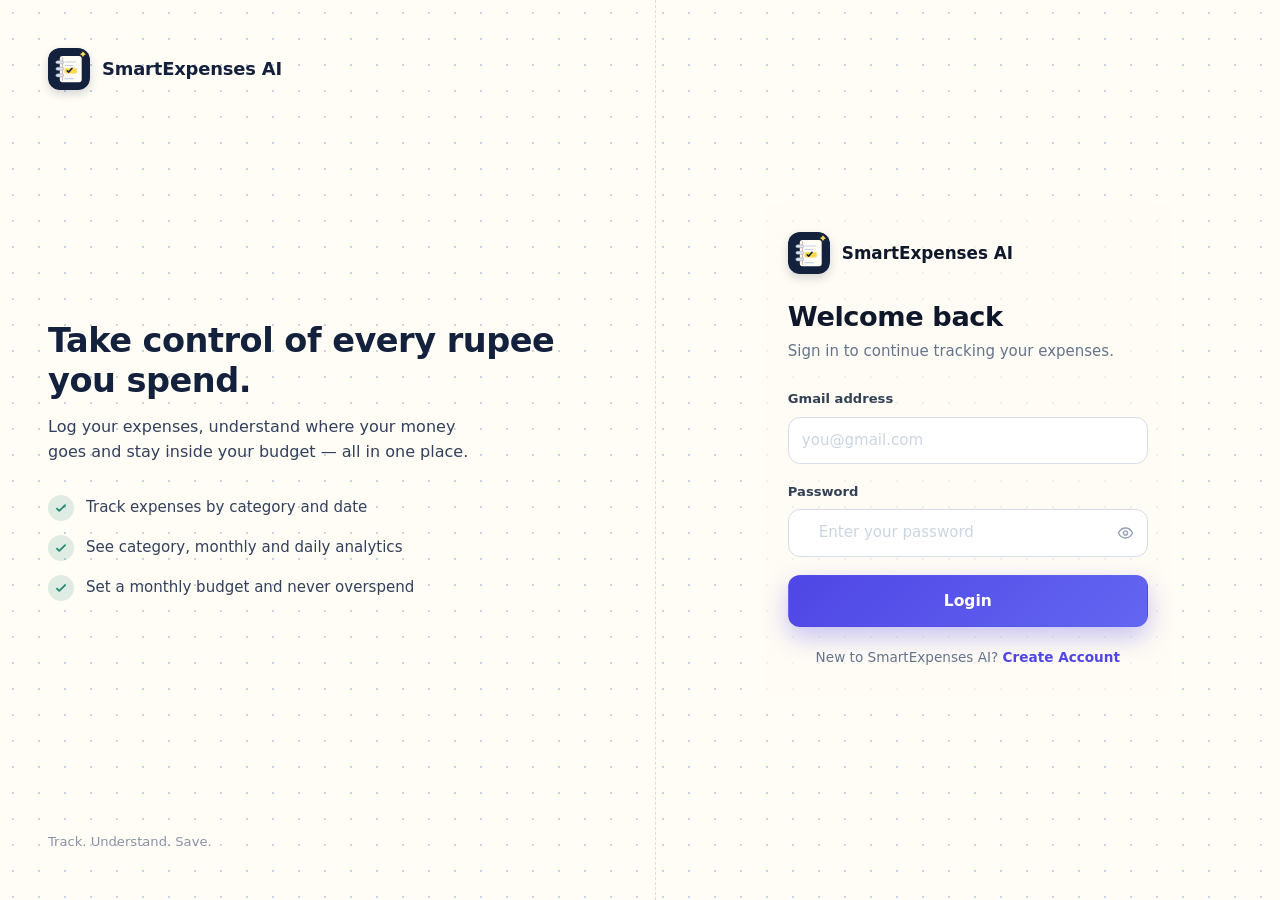
<file: frontend/index.html>
<!DOCTYPE html>
<html lang="en">
<head>
  <meta charset="UTF-8" />
  <meta name="viewport" content="width=device-width, initial-scale=1" />
  <title>SmartExpenses AI — Track. Understand. Save.</title>
  <link rel="stylesheet" href="css/style.css?v=4" />
  <link rel="icon" href="data:image/svg+xml,%3Csvg xmlns='http://www.w3.org/2000/svg' viewBox='0 0 24 24'%3E%3Crect width='24' height='24' rx='5' fill='%234f46e5'/%3E%3Cpath d='M5 15h14M5 10h9' stroke='white' stroke-width='2' stroke-linecap='round'/%3E%3C/svg%3E" />

  <script>
    /* Entry point: send the visitor to the dashboard if a JWT exists,
       otherwise to the login page. Pure routing — no API call needed. */
    (function () {
      var token = null;
      try {
        token = localStorage.getItem("smartexpenses.token");
      } catch (err) {
        token = null;
      }
      window.location.replace(token ? "dashboard.html" : "login.html");
    })();
  </script>
</head>
<body>
  <!-- Redirecting. This page is only visible for a split second. -->
  <div class="loading-overlay" style="min-height:100vh;">
    <span class="spinner dark"></span>
    <span>Taking you to SmartExpenses AI...</span>
  </div>

  <noscript>
    <div style="padding:40px;text-align:center;">
      <h1>SmartExpenses AI</h1>
      <p>Please enable JavaScript, or go directly to <a href="login.html">login.html</a>.</p>
    </div>
  </noscript>
</body>
</html>
</file>
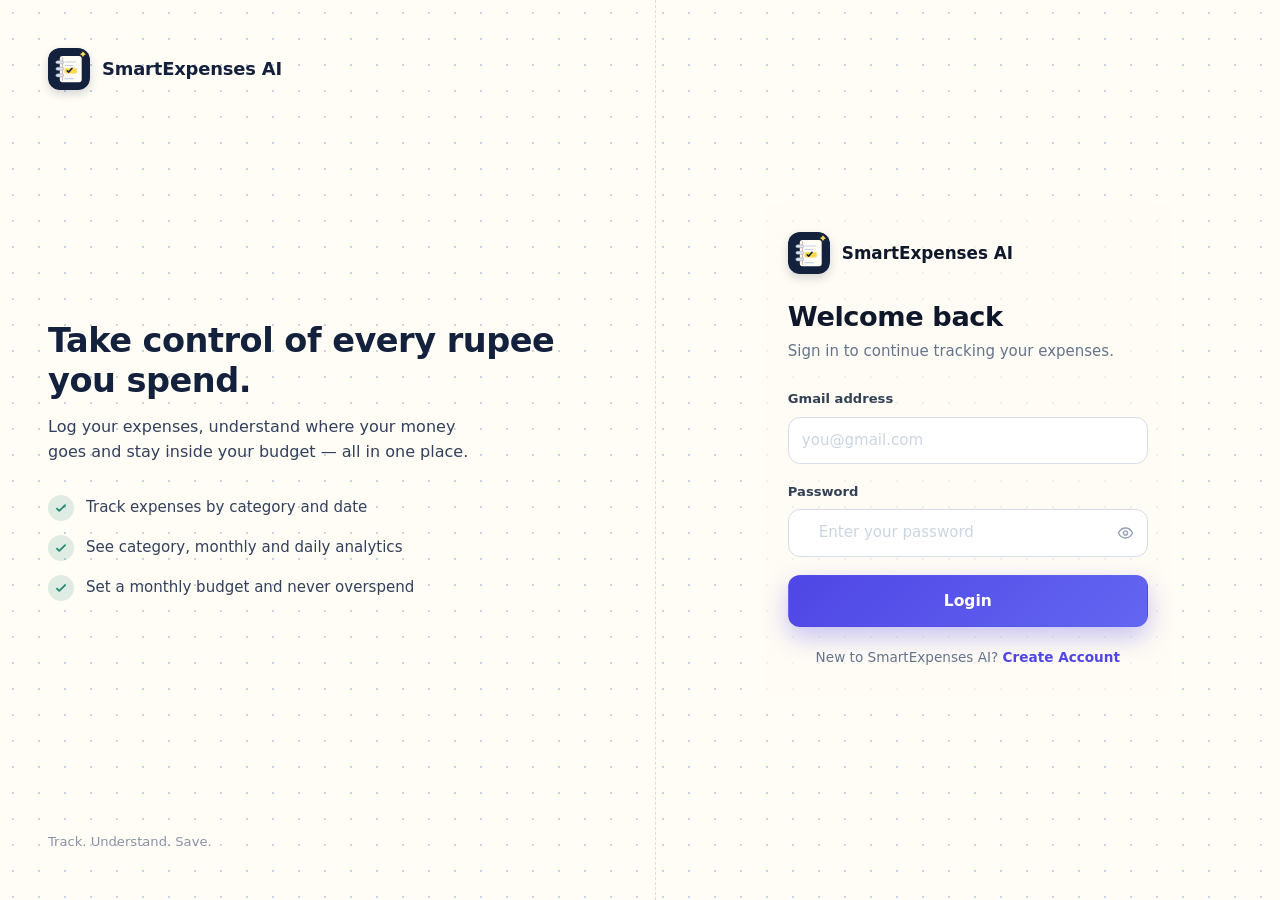
<file: frontend/add-expense.html>
<!DOCTYPE html>
<html lang="en">
<head>
  <meta charset="UTF-8" />
  <meta name="viewport" content="width=device-width, initial-scale=1" />
  <title>Add Expense | SmartExpenses AI</title>
  <link rel="stylesheet" href="css/style.css?v=4" />
  <link rel="icon" href="data:image/svg+xml,%3Csvg xmlns='http://www.w3.org/2000/svg' viewBox='0 0 24 24'%3E%3Crect width='24' height='24' rx='5' fill='%234f46e5'/%3E%3Cpath d='M5 15h14M5 10h9' stroke='white' stroke-width='2' stroke-linecap='round'/%3E%3C/svg%3E" />
</head>

<body>
  <aside class="sidebar" id="sidebar"></aside>
  <div class="nav-overlay" id="navOverlay"></div>

  <div class="main">
    <!-- ---------------- Header ---------------- -->
    <header class="topbar">
      <button class="hamburger" id="menuToggle" aria-label="Open navigation menu">
        <svg viewBox="0 0 24 24" width="20" height="20" fill="none" stroke="currentColor" stroke-width="2.2" stroke-linecap="round" stroke-linejoin="round">
          <path d="M3 6h18M3 12h18M3 18h18" />
        </svg>
      </button>

      <img class="topbar-logo" src="assets/logo.svg" alt="" width="40" height="40" />

      <div>
        <h1>Add Expense</h1>
        <div class="page-sub">Log a new expense in a few seconds</div>
      </div>

      <div class="topbar-right">
        <span class="avatar" data-user-avatar>U</span>
      </div>
    </header>

    <!-- ---------------- Form ---------------- -->
    <main class="page">
      <div class="page-head">
        <h2>New Expense</h2>
        <p>Fill in the details below. Fields marked with <span class="text-danger">*</span> are required.</p>
      </div>

      <div class="grid-2">
        <section class="card">
          <div class="card-head">
            <h3>Expense Details</h3>
          </div>
          <div class="card-body">
            <div class="form-alert" id="formAlert" role="alert" aria-live="polite"></div>

            <form id="expenseForm" novalidate>
              <div class="form-grid">
                <!-- Title -->
                <div class="field full">
                  <label for="title">Title <span class="req">*</span></label>
                  <input
                    class="input"
                    type="text"
                    id="title"
                    name="title"
                    placeholder="e.g. Groceries at BigBasket"
                    maxlength="120"
                    required
                  />
                  <span class="field-error" id="titleError"></span>
                </div>

                <!-- Amount -->
                <div class="field">
                  <label for="amount">Amount <span class="req">*</span></label>
                  <div class="input-affix">
                    <span class="prefix" id="currencyPrefix">&#8377;</span>
                    <input
                      class="input"
                      type="number"
                      id="amount"
                      name="amount"
                      placeholder="0.00"
                      step="0.01"
                      min="0.01"
                      inputmode="decimal"
                      required
                    />
                  </div>
                  <span class="field-error" id="amountError"></span>
                </div>

                <!-- Date -->
                <div class="field">
                  <label for="date">Date <span class="req">*</span></label>
                  <input
                    class="input"
                    type="date"
                    id="date"
                    name="date"
                    required
                  />
                  <span class="help">Defaults to today.</span>
                  <span class="field-error" id="dateError"></span>
                </div>

                <!-- Category -->
                <div class="field full">
                  <span class="field-label">Category <span class="req">*</span></span>
                  <!-- Radio cards built by add-expense.js -->
                  <div class="category-picker" id="categoryPicker" role="radiogroup" aria-label="Category"></div>
                  <span class="field-error" id="categoryError"></span>
                </div>
              </div>

              <div class="form-actions">
                <button class="btn btn-primary btn-lg" type="submit" id="submitButton">
                  <svg viewBox="0 0 24 24" fill="none" stroke="currentColor" stroke-width="2.2" stroke-linecap="round" stroke-linejoin="round">
                    <path d="m5 13 4 4L19 7" />
                  </svg>
                  <span>Save Expense</span>
                </button>
                <a class="btn btn-secondary btn-lg" href="expenses.html">Cancel</a>
              </div>
            </form>
          </div>
        </section>

        <!-- Live preview of the amount -->
        <aside class="card">
          <div class="card-head">
            <h3>Preview</h3>
          </div>
          <div class="card-body">
            <div class="text-xs text-muted">Total amount</div>
            <div class="stat-value" id="previewAmount">&#8377;0.00</div>

            <div style="height:1px;background:var(--line);margin:18px 0;"></div>

            <div class="text-xs text-muted">Category</div>
            <div class="fw-700" id="previewCategory" style="margin-top:4px;">Not selected</div>

            <div class="text-xs text-muted" style="margin-top:16px;">Date</div>
            <div class="fw-700" id="previewDate" style="margin-top:4px;">Not selected</div>
          </div>
        </aside>
      </div>
    </main>
  </div>

  <!-- config.js first: it declares the backend URL that api.js reads. -->
  <script src="config.js?v=1"></script>
  <script src="js/api.js?v=3"></script>
  <script src="js/ui.js"></script>
  <script src="js/auth.js"></script>
  <script src="js/layout.js?v=4"></script>
  <script src="js/expense-form.js"></script>
  <script src="js/add-expense.js"></script>
</body>
</html>
</file>
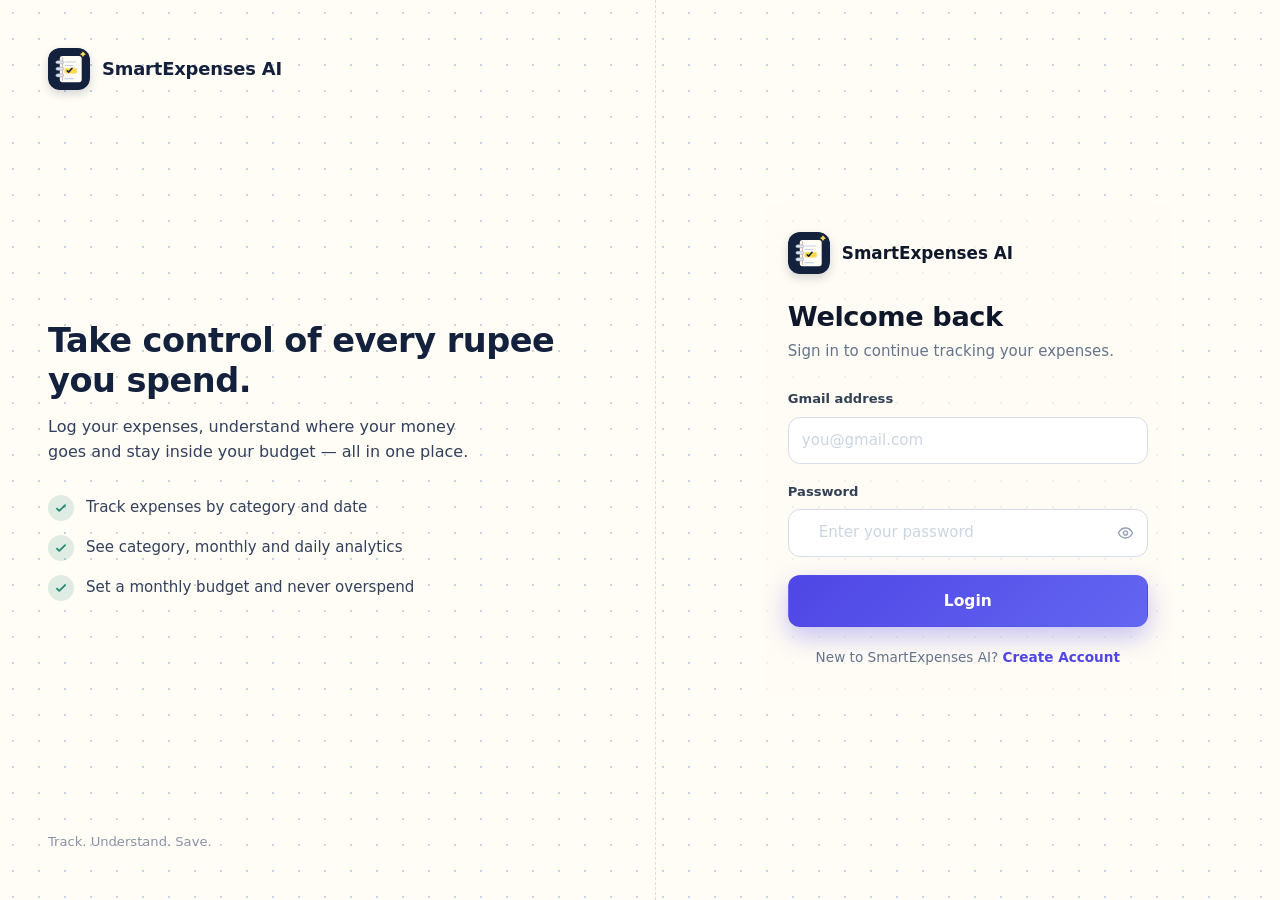
<file: frontend/budget.html>
<!DOCTYPE html>
<html lang="en">
<head>
  <meta charset="UTF-8" />
  <meta name="viewport" content="width=device-width, initial-scale=1" />
  <title>Budget | SmartExpenses AI</title>
  <link rel="stylesheet" href="css/style.css?v=4" />
  <link rel="icon" href="data:image/svg+xml,%3Csvg xmlns='http://www.w3.org/2000/svg' viewBox='0 0 24 24'%3E%3Crect width='24' height='24' rx='5' fill='%234f46e5'/%3E%3Cpath d='M5 15h14M5 10h9' stroke='white' stroke-width='2' stroke-linecap='round'/%3E%3C/svg%3E" />
</head>

<body>
  <aside class="sidebar" id="sidebar"></aside>
  <div class="nav-overlay" id="navOverlay"></div>

  <div class="main">
    <!-- ---------------- Header ---------------- -->
    <header class="topbar">
      <button class="hamburger" id="menuToggle" aria-label="Open navigation menu">
        <svg viewBox="0 0 24 24" width="20" height="20" fill="none" stroke="currentColor" stroke-width="2.2" stroke-linecap="round" stroke-linejoin="round">
          <path d="M3 6h18M3 12h18M3 18h18" />
        </svg>
      </button>

      <img class="topbar-logo" src="assets/logo.svg" alt="" width="40" height="40" />

      <div>
        <h1>Budget</h1>
        <div class="page-sub">Stay on top of your monthly limits</div>
      </div>

      <div class="topbar-right">
        <a class="btn btn-secondary btn-sm" href="expenses.html">View Expenses</a>
        <span class="avatar" data-user-avatar>U</span>
      </div>
    </header>

    <!-- ---------------- Content ---------------- -->
    <main class="page">
      <div class="page-head">
        <h2>Monthly Budget</h2>
        <p id="budgetSubtitle">Your spending limit for the current month.</p>
      </div>

      <!-- Summary cards -->
      <section class="stat-grid" id="statGrid">
        <div class="stat-card">
          <div class="skeleton sk-line" style="width:60%;height:11px;"></div>
          <div class="skeleton sk-line" style="width:70%;height:26px;margin-top:14px;"></div>
        </div>
        <div class="stat-card">
          <div class="skeleton sk-line" style="width:60%;height:11px;"></div>
          <div class="skeleton sk-line" style="width:70%;height:26px;margin-top:14px;"></div>
        </div>
        <div class="stat-card">
          <div class="skeleton sk-line" style="width:60%;height:11px;"></div>
          <div class="skeleton sk-line" style="width:70%;height:26px;margin-top:14px;"></div>
        </div>
        <div class="stat-card">
          <div class="skeleton sk-line" style="width:60%;height:11px;"></div>
          <div class="skeleton sk-line" style="width:70%;height:26px;margin-top:14px;"></div>
        </div>
      </section>

      <div class="grid-2">
        <!-- Progress + set / update budget -->
        <div class="stack">
          <section class="card">
            <div class="card-head">
              <h3>Budget Progress</h3>
              <span class="hint" id="monthChip"></span>
            </div>
            <div class="card-body" id="progressCard">
              <div class="skeleton sk-line" style="width:60%;height:14px;"></div>
              <div class="skeleton sk-line" style="width:100%;height:14px;margin-top:16px;"></div>

              <!-- Shown when no budget has been set yet -->
              <div id="noBudgetState" hidden>
                <div class="state" style="padding:34px 20px;">
                  <div class="icon">
                    <svg viewBox="0 0 24 24" fill="none" stroke="currentColor" stroke-width="1.8" stroke-linecap="round" stroke-linejoin="round">
                      <circle cx="12" cy="12" r="9" />
                      <path d="M12 15a3 3 0 1 0 0-6 3 3 0 0 0 0 6Z" />
                      <path d="m16.2 7.8-2.1 2.1" />
                      <path d="M20 12a8 8 0 1 0-16 0" />
                    </svg>
                  </div>
                  <h4>No budget set for this month</h4>
                  <p>Set a spending limit and we will track how much of it you have used.</p>
                </div>
              </div>

              <!-- Progress bar -->
              <div id="progressState" hidden>
                <div class="progress-meta">
                  <span>Spent <span class="val" id="spentValue">&mdash;</span></span>
                  <span>Budget <span class="val" id="budgetValue">&mdash;</span></span>
                </div>
                <div class="progress progress-lg">
                  <div class="progress-bar" id="budgetBar" style="width:0;"></div>
                </div>
                <p class="text-sm" id="progressHint" style="margin-top:12px;"></p>

                <div class="row-between" style="margin-top:18px;padding-top:16px;border-top:1px solid var(--line);">
                  <div>
                    <div class="text-xs text-muted">Remaining</div>
                    <div class="fw-700" id="remainingValue" style="font-size:1.2rem;">&mdash;</div>
                  </div>
                  <div class="text-right">
                    <div class="text-xs text-muted">Used</div>
                    <div class="fw-700" id="usedPercentValue" style="font-size:1.2rem;">&mdash;</div>
                  </div>
                </div>
              </div>
            </div>
          </section>

          <!-- Per-category snapshot for the month -->
          <section class="card">
            <div class="card-head">
              <h3>Category Breakdown This Month</h3>
            </div>
            <div class="card-body tight" id="categoryBreakdown">
              <div class="skeleton sk-line" style="width:75%;height:14px;margin:14px 0;"></div>
              <div class="skeleton sk-line" style="width:55%;height:14px;margin:14px 0;"></div>
            </div>
          </section>
        </div>

        <!-- Set / update budget form -->
        <section class="card">
          <div class="card-head">
            <h3 id="formTitle">Set Budget</h3>
            <span class="hint" id="formModeHint"></span>
          </div>
          <div class="card-body">
            <div class="form-alert" id="formAlert" role="alert" aria-live="polite"></div>

            <form id="budgetForm" novalidate>
              <div class="field">
                <label for="amount">Monthly budget amount <span class="req">*</span></label>
                <div class="input-affix">
                  <span class="prefix" id="currencyPrefix">&#8377;</span>
                  <input
                    class="input"
                    type="number"
                    id="amount"
                    name="amount"
                    placeholder="0.00"
                    step="0.01"
                    min="0.01"
                    inputmode="decimal"
                    required
                  />
                </div>
                <span class="help">The limit you want to stay under each month.</span>
                <span class="field-error" id="amountError"></span>
              </div>

              <div class="field">
                <label for="month">Budget month</label>
                <input class="input" type="month" id="month" name="month" />
                <span class="help">Changing the month loads that month's budget.</span>
              </div>

              <div class="form-actions">
                <button class="btn btn-primary btn-lg" type="submit" id="submitButton">
                  <span>Save Budget</span>
                </button>
                <button class="btn btn-secondary btn-lg" type="button" id="resetButton">
                  Clear
                </button>
              </div>
            </form>

            <div style="height:1px;background:var(--line);margin:22px 0;"></div>

            <!-- Quick-pick presets (client-side convenience only) -->
            <div class="text-sm fw-700" style="margin-bottom:10px;">Quick pick</div>
            <div class="row-actions">
              <button class="btn btn-secondary btn-sm" type="button" data-preset="5000">&#8377;5,000</button>
              <button class="btn btn-secondary btn-sm" type="button" data-preset="10000">&#8377;10,000</button>
              <button class="btn btn-secondary btn-sm" type="button" data-preset="25000">&#8377;25,000</button>
              <button class="btn btn-secondary btn-sm" type="button" data-preset="50000">&#8377;50,000</button>
            </div>

            <p class="text-xs text-muted" style="margin-top:18px;">
              Saved budgets are stored by the FastAPI backend through
              <code>POST /budget</code>.
            </p>
          </div>
        </section>
      </div>
    </main>
  </div>

  <!-- config.js first: it declares the backend URL that api.js reads. -->
  <script src="config.js?v=1"></script>
  <script src="js/api.js?v=3"></script>
  <script src="js/ui.js"></script>
  <script src="js/auth.js"></script>
  <script src="js/layout.js?v=4"></script>
  <script src="js/budget.js"></script>
</body>
</html>
</file>
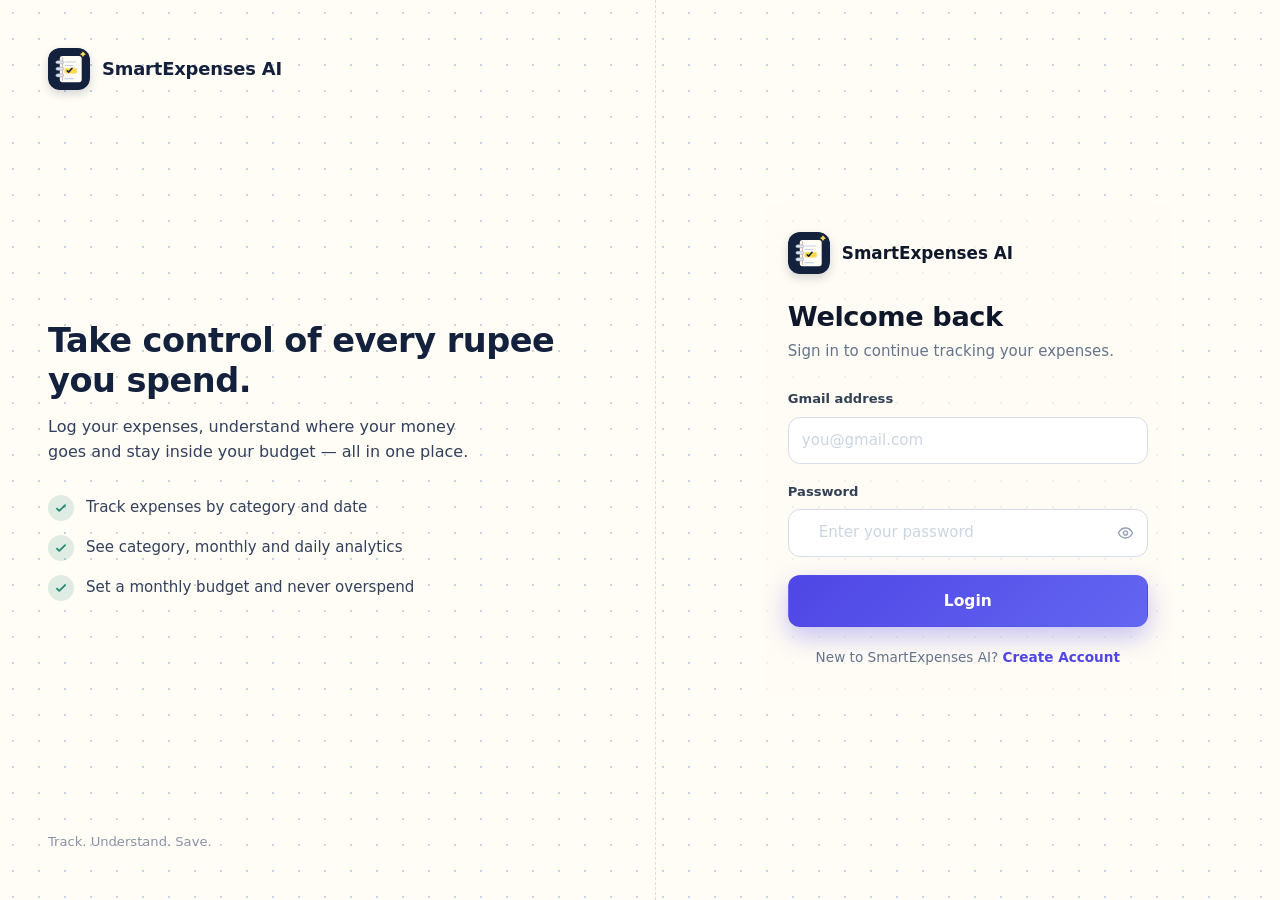
<file: frontend/dashboard.html>
<!DOCTYPE html>
<html lang="en">
<head>
  <meta charset="UTF-8" />
  <meta name="viewport" content="width=device-width, initial-scale=1" />
  <title>Dashboard | SmartExpenses AI</title>
  <link rel="stylesheet" href="css/style.css?v=4" />
  <link rel="icon" href="data:image/svg+xml,%3Csvg xmlns='http://www.w3.org/2000/svg' viewBox='0 0 24 24'%3E%3Crect width='24' height='24' rx='5' fill='%234f46e5'/%3E%3Cpath d='M5 15h14M5 10h9' stroke='white' stroke-width='2' stroke-linecap='round'/%3E%3C/svg%3E" />
</head>

<body>
  <!-- Sidebar and mobile backdrop are built by js/layout.js -->
  <aside class="sidebar" id="sidebar"></aside>
  <div class="nav-overlay" id="navOverlay"></div>

  <div class="main">
    <!-- ---------------- Header ---------------- -->
    <header class="topbar">
      <button class="hamburger" id="menuToggle" aria-label="Open navigation menu">
        <svg viewBox="0 0 24 24" width="20" height="20" fill="none" stroke="currentColor" stroke-width="2.2" stroke-linecap="round" stroke-linejoin="round">
          <path d="M3 6h18M3 12h18M3 18h18" />
        </svg>
      </button>

      <img class="topbar-logo" src="assets/logo.svg" alt="" width="40" height="40" />

      <div>
        <h1>SmartExpenses AI</h1>
        <div class="page-sub">Track. Understand. Save.</div>
      </div>

      <div class="topbar-right">
        <div class="topbar-date">
          <div class="d" data-today-label>&mdash;</div>
          <div class="t" data-today-year>&mdash;</div>
        </div>
        <a class="btn btn-primary btn-sm" href="add-expense.html">
          <svg viewBox="0 0 24 24" fill="none" stroke="currentColor" stroke-width="2.2" stroke-linecap="round" stroke-linejoin="round">
            <path d="M12 5v14M5 12h14" />
          </svg>
          <span>Add Expense</span>
        </a>
        <span class="avatar" data-user-avatar>U</span>
      </div>
    </header>

    <!-- ---------------- Dashboard content ---------------- -->
    <main class="page">
      <div class="page-head">
        <h2>Welcome back, <span data-user-name>User</span></h2>
        <p>Here is how your money is moving today.</p>
      </div>

      <!-- Summary cards: 1 Total, 2 This Month, 3 Today, 4 Remaining, 5 Used % -->
      <section class="stat-grid" id="statGrid" aria-label="Expense summary">
        <!-- Skeletons are replaced by dashboard.js -->
        <div class="stat-card">
          <div class="skeleton sk-line" style="width:60%;height:11px;"></div>
          <div class="skeleton sk-line" style="width:70%;height:26px;margin-top:14px;"></div>
        </div>
        <div class="stat-card">
          <div class="skeleton sk-line" style="width:60%;height:11px;"></div>
          <div class="skeleton sk-line" style="width:70%;height:26px;margin-top:14px;"></div>
        </div>
        <div class="stat-card">
          <div class="skeleton sk-line" style="width:60%;height:11px;"></div>
          <div class="skeleton sk-line" style="width:70%;height:26px;margin-top:14px;"></div>
        </div>
        <div class="stat-card">
          <div class="skeleton sk-line" style="width:60%;height:11px;"></div>
          <div class="skeleton sk-line" style="width:70%;height:26px;margin-top:14px;"></div>
        </div>
        <div class="stat-card">
          <div class="skeleton sk-line" style="width:60%;height:11px;"></div>
          <div class="skeleton sk-line" style="width:70%;height:26px;margin-top:14px;"></div>
        </div>
      </section>

      <!-- Budget progress -->
      <section class="card" style="margin-bottom:22px;">
        <div class="card-body">
          <div class="progress-meta">
            <span>
              Monthly budget &mdash;
              <span class="val" id="budgetMetaValue">&mdash;</span>
            </span>
            <span>
              Used <span class="val" id="budgetUsedPercent">&mdash;</span>
            </span>
          </div>
          <div class="progress progress-lg">
            <div class="progress-bar" id="budgetBar" style="width:0;"></div>
          </div>
          <p class="text-sm text-muted" id="budgetHint" style="margin-top:10px;">
            Loading your budget...
          </p>
        </div>
      </section>

      <!-- Next month spending prediction (GET /predict-spending) -->
      <section class="card" style="margin-bottom:22px;">
        <div class="card-head">
          <h3>Spending Prediction</h3>
          <span class="hint" id="predictionHint"></span>
        </div>
        <div class="card-body" id="predictionCard">
          <div class="skeleton sk-line" style="width:40%;height:22px;"></div>
          <div class="skeleton sk-line" style="width:65%;height:14px;margin-top:12px;"></div>
        </div>
      </section>

      <div class="grid-2">
        <!-- Recent transactions -->
        <section class="card">
          <div class="card-head">
            <h3>Recent Transactions</h3>
            <a class="btn btn-ghost btn-sm" href="expenses.html">View all</a>
          </div>
          <div id="recentList">
            <div class="loading-overlay"><span class="spinner dark"></span><span>Loading...</span></div>
          </div>
        </section>

        <div class="stack">
          <!-- Top spending category -->
          <section class="card">
            <div class="card-head">
              <h3>Top Spending Category</h3>
            </div>
            <div class="card-body" id="topCategory">
              <div class="skeleton sk-line" style="width:70%;height:22px;"></div>
              <div class="skeleton sk-line" style="width:50%;height:12px;margin-top:12px;"></div>
            </div>
          </section>

          <!-- Monthly summary -->
          <section class="card">
            <div class="card-head">
              <h3>Monthly Expense Summary</h3>
            </div>
            <div class="card-body tight" id="monthlySummary">
              <div class="skeleton sk-line" style="width:80%;height:14px;margin:14px 0;"></div>
              <div class="skeleton sk-line" style="width:60%;height:14px;margin:14px 0;"></div>
            </div>
          </section>
        </div>
      </div>
    </main>
  </div>

  <!-- Load order matters: config -> api -> ui -> auth -> layout -> page script -->
  <script src="config.js?v=1"></script>
  <script src="js/api.js?v=3"></script>
  <script src="js/ui.js"></script>
  <script src="js/auth.js"></script>
  <script src="js/layout.js?v=4"></script>
  <script src="js/dashboard.js?v=2"></script>
</body>
</html>
</file>
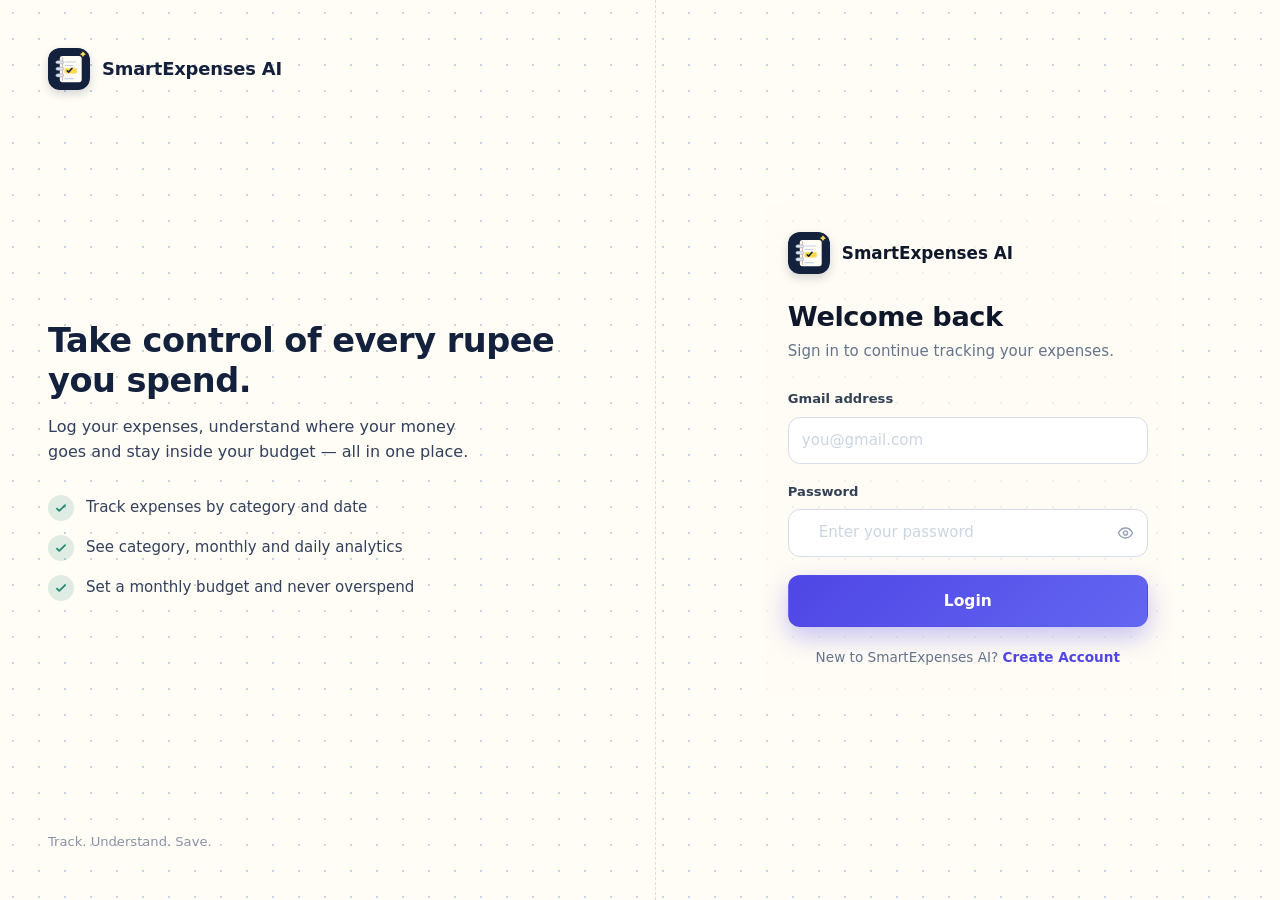
<file: frontend/edit-expense.html>
<!DOCTYPE html>
<html lang="en">
<head>
  <meta charset="UTF-8" />
  <meta name="viewport" content="width=device-width, initial-scale=1" />
  <title>Edit Expense | SmartExpenses AI</title>
  <link rel="stylesheet" href="css/style.css?v=4" />
  <link rel="icon" href="data:image/svg+xml,%3Csvg xmlns='http://www.w3.org/2000/svg' viewBox='0 0 24 24'%3E%3Crect width='24' height='24' rx='5' fill='%234f46e5'/%3E%3Cpath d='M5 15h14M5 10h9' stroke='white' stroke-width='2' stroke-linecap='round'/%3E%3C/svg%3E" />
</head>

<body>
  <aside class="sidebar" id="sidebar"></aside>
  <div class="nav-overlay" id="navOverlay"></div>

  <div class="main">
    <!-- ---------------- Header ---------------- -->
    <header class="topbar">
      <button class="hamburger" id="menuToggle" aria-label="Open navigation menu">
        <svg viewBox="0 0 24 24" width="20" height="20" fill="none" stroke="currentColor" stroke-width="2.2" stroke-linecap="round" stroke-linejoin="round">
          <path d="M3 6h18M3 12h18M3 18h18" />
        </svg>
      </button>

      <img class="topbar-logo" src="assets/logo.svg" alt="" width="40" height="40" />

      <div>
        <h1>Edit Expense</h1>
        <div class="page-sub">Update the details of this expense</div>
      </div>

      <div class="topbar-right">
        <span class="avatar" data-user-avatar>U</span>
      </div>
    </header>

    <!-- ---------------- Form ---------------- -->
    <main class="page">
      <div class="page-head">
        <h2>Edit Expense</h2>
        <p id="editSubtitle">Loading the expense details...</p>
      </div>

      <div class="grid-2">
        <section class="card">
          <div class="card-head">
            <h3>Expense Details</h3>
            <span class="hint" id="expenseIdChip"></span>
          </div>
          <div class="card-body">
            <div class="form-alert" id="formAlert" role="alert" aria-live="polite"></div>

            <!-- Loading state while GET /expenses/{id} is in flight -->
            <div id="formLoader">
              <div class="loading-overlay">
                <span class="spinner dark"></span>
                <span>Loading expense...</span>
              </div>
            </div>

            <form id="expenseForm" novalidate hidden>
              <div class="form-grid">
                <!-- Title -->
                <div class="field full">
                  <label for="title">Title <span class="req">*</span></label>
                  <input
                    class="input"
                    type="text"
                    id="title"
                    name="title"
                    placeholder="e.g. Groceries at BigBasket"
                    maxlength="120"
                    required
                  />
                  <span class="field-error" id="titleError"></span>
                </div>

                <!-- Amount -->
                <div class="field">
                  <label for="amount">Amount <span class="req">*</span></label>
                  <div class="input-affix">
                    <span class="prefix" id="currencyPrefix">&#8377;</span>
                    <input
                      class="input"
                      type="number"
                      id="amount"
                      name="amount"
                      placeholder="0.00"
                      step="0.01"
                      min="0.01"
                      inputmode="decimal"
                      required
                    />
                  </div>
                  <span class="field-error" id="amountError"></span>
                </div>

                <!-- Date -->
                <div class="field">
                  <label for="date">Date <span class="req">*</span></label>
                  <input class="input" type="date" id="date" name="date" required />
                  <span class="field-error" id="dateError"></span>
                </div>

                <!-- Category -->
                <div class="field full">
                  <span class="field-label">Category <span class="req">*</span></span>
                  <div class="category-picker" id="categoryPicker" role="radiogroup" aria-label="Category"></div>
                  <span class="field-error" id="categoryError"></span>
                </div>
              </div>

              <div class="form-actions">
                <button class="btn btn-primary btn-lg" type="submit" id="submitButton">
                  <svg viewBox="0 0 24 24" fill="none" stroke="currentColor" stroke-width="2.2" stroke-linecap="round" stroke-linejoin="round">
                    <path d="m5 13 4 4L19 7" />
                  </svg>
                  <span>Save Changes</span>
                </button>
                <a class="btn btn-secondary btn-lg" href="expenses.html">Cancel</a>
                <button class="btn btn-danger-soft btn-lg" type="button" id="deleteButton">
                  <svg viewBox="0 0 24 24" fill="none" stroke="currentColor" stroke-width="2" stroke-linecap="round" stroke-linejoin="round">
                    <path d="M3 6h18M8 6V4a1 1 0 0 1 1-1h6a1 1 0 0 1 1 1v2m3 0v14a2 2 0 0 1-2 2H7a2 2 0 0 1-2-2V6" />
                  </svg>
                  <span>Delete</span>
                </button>
              </div>
            </form>
          </div>
        </section>

        <!-- Live preview -->
        <aside class="card">
          <div class="card-head">
            <h3>Preview</h3>
          </div>
          <div class="card-body">
            <div class="text-xs text-muted">Total amount</div>
            <div class="stat-value" id="previewAmount">&#8377;0.00</div>

            <div style="height:1px;background:var(--line);margin:18px 0;"></div>

            <div class="text-xs text-muted">Category</div>
            <div class="fw-700" id="previewCategory" style="margin-top:4px;">Not selected</div>

            <div class="text-xs text-muted" style="margin-top:16px;">Date</div>
            <div class="fw-700" id="previewDate" style="margin-top:4px;">Not selected</div>
          </div>
        </aside>
      </div>
    </main>
  </div>

  <!-- config.js first: it declares the backend URL that api.js reads. -->
  <script src="config.js?v=1"></script>
  <script src="js/api.js?v=3"></script>
  <script src="js/ui.js"></script>
  <script src="js/auth.js"></script>
  <script src="js/layout.js?v=4"></script>
  <script src="js/expense-form.js"></script>
  <script src="js/edit-expense.js"></script>
</body>
</html>
</file>
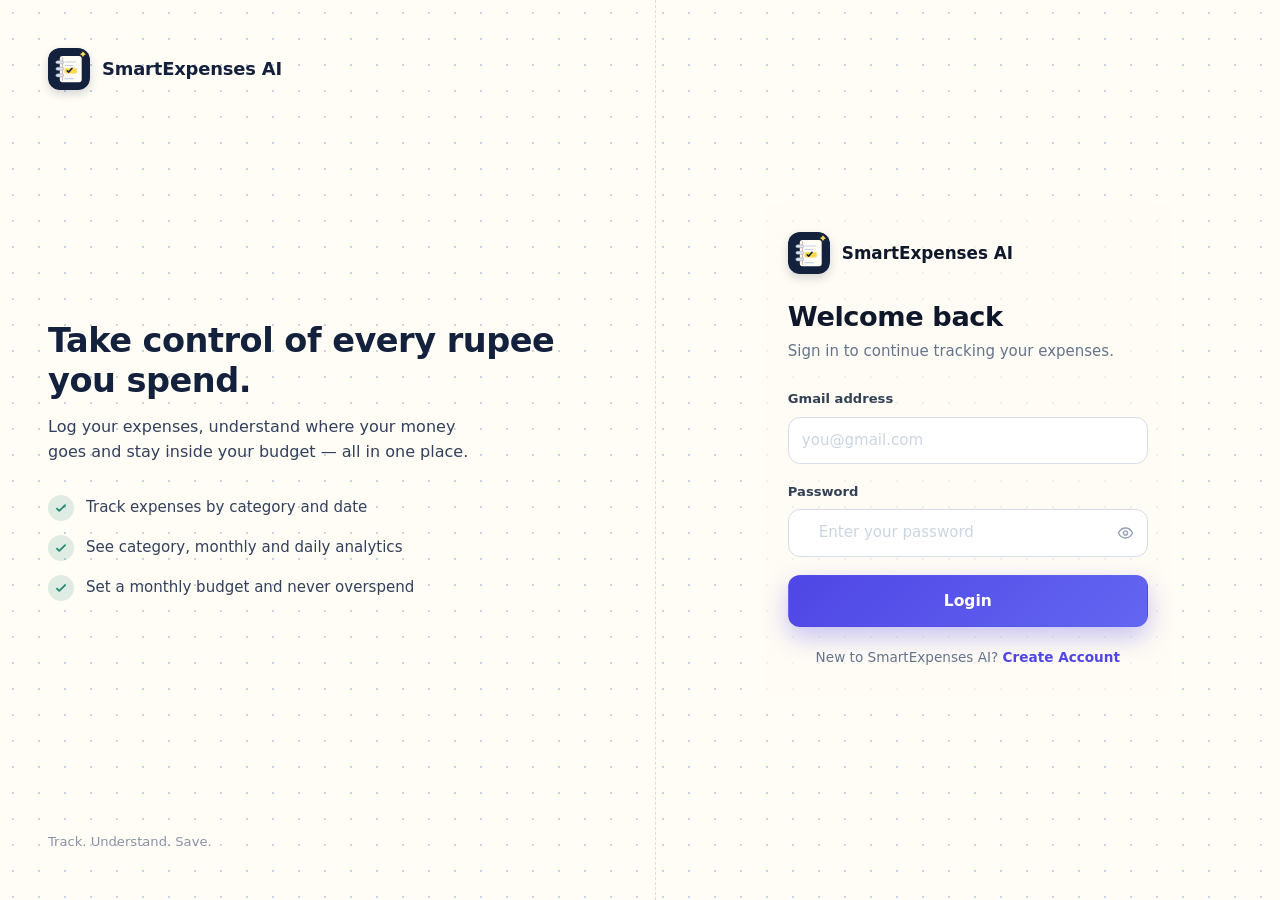
<file: frontend/expenses.html>
<!DOCTYPE html>
<html lang="en">
<head>
  <meta charset="UTF-8" />
  <meta name="viewport" content="width=device-width, initial-scale=1" />
  <title>Expenses | SmartExpenses AI</title>
  <link rel="stylesheet" href="css/style.css?v=4" />
  <link rel="icon" href="data:image/svg+xml,%3Csvg xmlns='http://www.w3.org/2000/svg' viewBox='0 0 24 24'%3E%3Crect width='24' height='24' rx='5' fill='%234f46e5'/%3E%3Cpath d='M5 15h14M5 10h9' stroke='white' stroke-width='2' stroke-linecap='round'/%3E%3C/svg%3E" />
</head>

<body>
  <aside class="sidebar" id="sidebar"></aside>
  <div class="nav-overlay" id="navOverlay"></div>

  <div class="main">
    <!-- ---------------- Header ---------------- -->
    <header class="topbar">
      <button class="hamburger" id="menuToggle" aria-label="Open navigation menu">
        <svg viewBox="0 0 24 24" width="20" height="20" fill="none" stroke="currentColor" stroke-width="2.2" stroke-linecap="round" stroke-linejoin="round">
          <path d="M3 6h18M3 12h18M3 18h18" />
        </svg>
      </button>

      <img class="topbar-logo" src="assets/logo.svg" alt="" width="40" height="40" />

      <div>
        <h1>Expenses</h1>
        <div class="page-sub">Every rupee, accounted for</div>
      </div>

      <div class="topbar-right">
        <a class="btn btn-primary btn-sm" href="add-expense.html">
          <svg viewBox="0 0 24 24" fill="none" stroke="currentColor" stroke-width="2.2" stroke-linecap="round" stroke-linejoin="round">
            <path d="M12 5v14M5 12h14" />
          </svg>
          <span>Add Expense</span>
        </a>
        <span class="avatar" data-user-avatar>U</span>
      </div>
    </header>

    <!-- ---------------- Content ---------------- -->
    <main class="page">
      <div class="page-head">
        <h2>All Expenses</h2>
        <p>Search, filter, edit and delete the expenses stored in your account.</p>
      </div>

      <section class="card">
        <!-- Filters: category + date + clear -->
        <div class="filter-bar">
          <div class="filter-field">
            <label for="filterCategory">Category</label>
            <select class="input" id="filterCategory">
              <option value="">All categories</option>
              <!-- Options added by expenses.js from UI.CATEGORIES -->
            </select>
          </div>

          <div class="filter-field">
            <label for="filterDate">Date</label>
            <input class="input" type="date" id="filterDate" />
          </div>

          <div class="filter-actions">
            <button class="btn btn-secondary" type="button" id="clearFilters">Clear</button>
            <button class="btn btn-primary" type="button" id="applyFilters">
              <svg viewBox="0 0 24 24" fill="none" stroke="currentColor" stroke-width="2" stroke-linecap="round" stroke-linejoin="round">
                <circle cx="11" cy="11" r="7" />
                <path d="m20 20-3.5-3.5" />
              </svg>
              <span>Filter</span>
            </button>
          </div>
        </div>

        <!-- Loading / empty / error states are rendered here -->
        <div id="expenseTableWrap">
          <div class="loading-overlay">
            <span class="spinner dark"></span>
            <span>Loading your expenses...</span>
          </div>
        </div>

        <!-- Footer summary -->
        <div class="table-foot" id="tableFoot" hidden>
          <span class="text-sm text-muted" id="resultCount">&mdash;</span>
          <span class="text-sm">
            <span class="text-muted">Total shown: </span>
            <strong class="amount" id="resultTotal">&mdash;</strong>
          </span>
        </div>
      </section>
    </main>
  </div>

  <!-- config.js first: it declares the backend URL that api.js reads. -->
  <script src="config.js?v=1"></script>
  <script src="js/api.js?v=3"></script>
  <script src="js/ui.js"></script>
  <script src="js/auth.js"></script>
  <script src="js/layout.js?v=4"></script>
  <script src="js/expenses.js"></script>
</body>
</html>
</file>
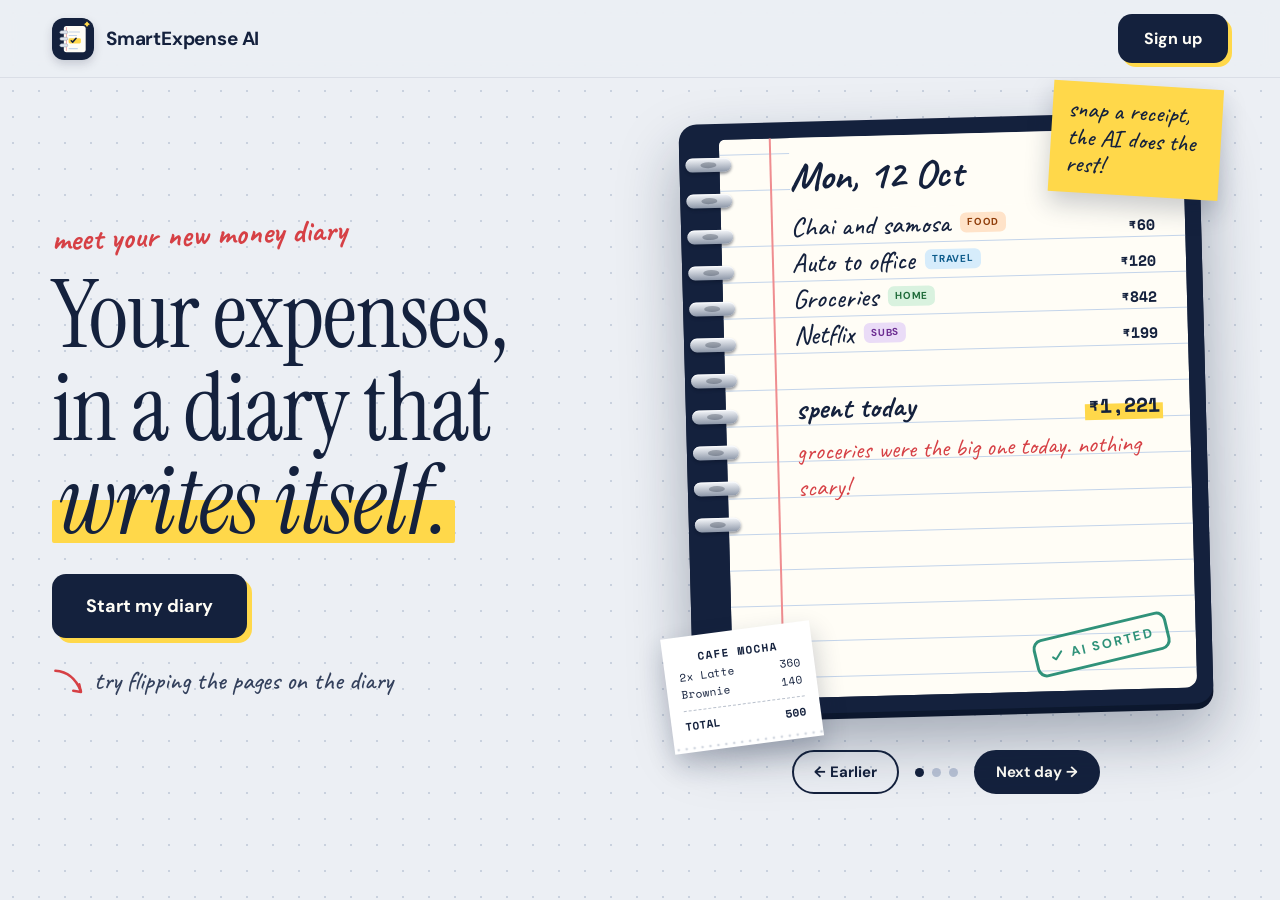
<file: frontend/landing.html>
<!DOCTYPE html>
<html lang="en">
<head>
  <meta charset="UTF-8" />
  <meta name="viewport" content="width=device-width, initial-scale=1" />
  <title>SmartExpense AI — Your money diary</title>

  <link rel="preconnect" href="https://fonts.googleapis.com" />
  <link rel="preconnect" href="https://fonts.gstatic.com" crossorigin />
  <link
    href="https://fonts.googleapis.com/css2?family=Caveat:wght@500;700&family=DM+Sans:ital,wght@0,400;0,500;0,700&family=Instrument+Serif:ital@0;1&family=Space+Mono:wght@400;700&display=swap"
    rel="stylesheet"
  />

  <link rel="stylesheet" href="css/landing.css" />
  <link rel="stylesheet" href="css/navbar.css" />
  <link rel="icon" type="image/svg+xml" href="assets/logo.svg" />
</head>

<body>
  <!-- ================= NAVBAR ================= -->
  <header class="navbar">
    <div class="navbar__inner">
      <a class="navbar__brand" href="landing.html" aria-label="SmartExpense AI home">
        <img class="navbar__logo" src="assets/logo.svg" alt="" width="42" height="42" />
        <span class="navbar__name">SmartExpense AI</span>
      </a>
      <a class="navbar__cta" href="signup.html">Sign up</a>
    </div>
  </header>

  <main class="hero">
    <!-- ================= LEFT: copy ================= -->
    <div class="hero__copy">
      <p class="eyebrow">meet your new money diary</p>

      <h1>
        Your expenses,<br />
        in a diary that <span class="hl">writes itself.</span>
      </h1>

      <!-- <p class="lede">
        Add a spend or snap a receipt. SmartExpense AI sorts it, watches your
        budget, and jots a tidy little entry at the end of every day. No
        spreadsheets. No guilt trips.
      </p> -->

      <div class="actions">
        <a class="btn btn--primary" href="signup.html">Start my diary</a>
      </div>

      <p class="hint">
        <svg viewBox="0 0 40 40" fill="none" aria-hidden="true">
          <path d="M4 8c14 1 24 9 30 24" stroke="#d64045" stroke-width="3" stroke-linecap="round" />
          <path d="M25 31.5l9 1.5-2-9" stroke="#d64045" stroke-width="3" stroke-linecap="round" stroke-linejoin="round" />
        </svg>
        try flipping the pages on the diary
      </p>
    </div>

    <!-- ================= RIGHT: the diary ================= -->
    <div class="diary-wrap" id="diary">
      <div class="diary">
        <!-- Cover + spiral + paper -->
        <div class="diary-cover">
          <div class="spiral" aria-hidden="true"></div>

          <div class="diary-page">
            <!-- Paperclip overlapping the top edge -->
            <svg class="paperclip" viewBox="0 0 24 64" fill="none" aria-hidden="true">
              <path
                d="M12 6c-5 0-6 4-6 7v34a7 7 0 0 0 14 0V14a4 4 0 0 0-8 0v30"
                stroke="#aab4c2"
                stroke-width="3"
                stroke-linecap="round"
              />
            </svg>

            <!-- D. Header -->
            <div class="page-head">
              <span class="page-date">Mon, 12 Oct</span>
              <span class="page-dear">dear diary,</span>
            </div>

            <!-- E. Rows (filled by js/landing.js) -->
            <div class="page-rows"></div>

            <!-- F. Total -->
            <div class="total-row">
              <span class="total-label">spent today</span>
              <span class="total-amount">&#8377;1,221</span>
            </div>

            <!-- G. AI note (filled by js/landing.js) -->
            <p class="ai-note">groceries were the big one today. nothing scary!</p>

            <!-- H. Stamp -->
            <span class="stamp">
              <svg viewBox="0 0 24 24" fill="none" stroke="currentColor" stroke-width="3" stroke-linecap="round" stroke-linejoin="round" aria-hidden="true">
                <path d="M5 13l4 4L19 7" />
              </svg>
              AI SORTED
            </span>
          </div>
        </div>

        <!-- I. Decorations -->
        <div class="sticky-note">snap a receipt, the AI does the rest!</div>

        <div class="receipt" aria-hidden="true">
          <div class="receipt__title">CAFE MOCHA</div>
          <div class="receipt__row"><span>2x Latte</span><span>360</span></div>
          <div class="receipt__row"><span>Brownie</span><span>140</span></div>
          <div class="receipt__divider"></div>
          <div class="receipt__total"><span>TOTAL</span><span>500</span></div>
        </div>
      </div>

      <!-- J. Pager -->
      <div class="pager">
        <button type="button" class="pager-btn pager-btn--ghost" data-pager="prev">
          &#8592; Earlier
        </button>

        <span class="dots" role="tablist" aria-label="Diary day">
          <span class="dot active" role="presentation"></span>
          <span class="dot" role="presentation"></span>
          <span class="dot" role="presentation"></span>
        </span>

        <button type="button" class="pager-btn pager-btn--solid" data-pager="next">
          Next day &#8594;
        </button>
      </div>
    </div>
  </main>

  <script src="js/landing.js"></script>
</body>
</html>
</file>
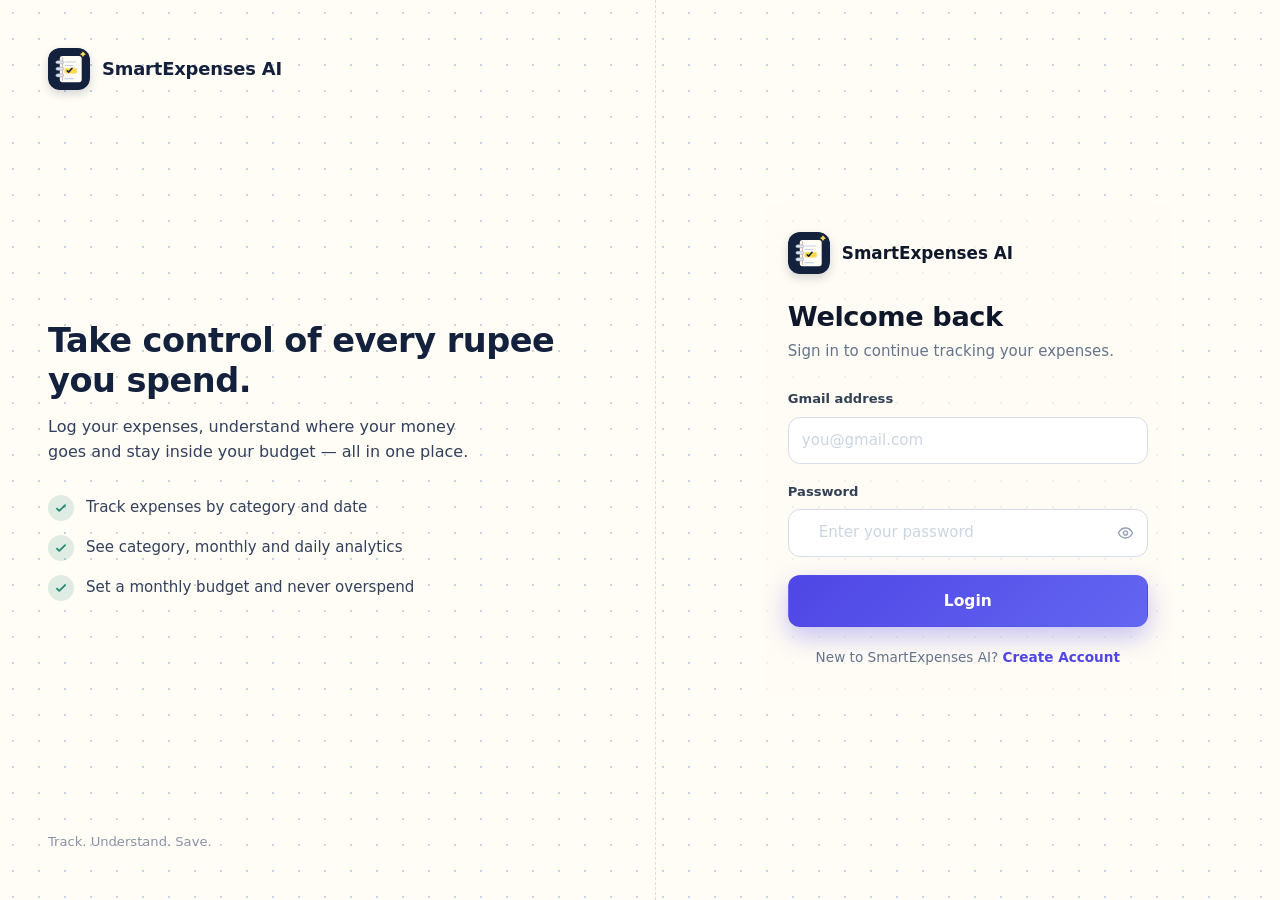
<file: frontend/login.html>
<!DOCTYPE html>
<html lang="en">
<head>
  <meta charset="UTF-8" />
  <meta name="viewport" content="width=device-width, initial-scale=1" />
  <meta name="description" content="Sign in to SmartExpenses AI — Track. Understand. Save." />
  <title>Sign In | SmartExpenses AI</title>

  <link rel="stylesheet" href="css/style.css?v=4" />
  <link rel="stylesheet" href="css/auth-theme.css" />
  <link rel="icon" type="image/svg+xml" href="assets/logo.svg" />
</head>

<body>
  <div class="auth-layout">
    <!-- ---------------- Brand panel (hidden on tablet and below) ---------------- -->
    <aside class="auth-aside">
      <a class="aside-brand brand-link" href="landing.html" aria-label="Back to SmartExpense AI home">
        <img class="auth-logo" src="assets/logo.svg" alt="SmartExpense AI" />
        <span>SmartExpenses AI</span>
      </a>

      <div class="aside-body">
        <h2>Take control of every rupee you spend.</h2>
        <p>
          Log your expenses, understand where your money goes and stay inside your
          budget — all in one place.
        </p>

        <div class="aside-points">
          <div class="aside-point">
            <span class="tick">
              <svg viewBox="0 0 24 24" width="14" height="14" fill="none" stroke="currentColor" stroke-width="3" stroke-linecap="round" stroke-linejoin="round"><path d="m5 13 4 4L19 7" /></svg>
            </span>
            Track expenses by category and date
          </div>
          <div class="aside-point">
            <span class="tick">
              <svg viewBox="0 0 24 24" width="14" height="14" fill="none" stroke="currentColor" stroke-width="3" stroke-linecap="round" stroke-linejoin="round"><path d="m5 13 4 4L19 7" /></svg>
            </span>
            See category, monthly and daily analytics
          </div>
          <div class="aside-point">
            <span class="tick">
              <svg viewBox="0 0 24 24" width="14" height="14" fill="none" stroke="currentColor" stroke-width="3" stroke-linecap="round" stroke-linejoin="round"><path d="m5 13 4 4L19 7" /></svg>
            </span>
            Set a monthly budget and never overspend
          </div>
        </div>
      </div>

      <div class="aside-foot">Track. Understand. Save.</div>
    </aside>

    <!-- ---------------- Sign-in form ---------------- -->
    <main class="auth-main">
      <div class="auth-card">
        <!-- Brand shown only on small screens -->
        <div class="auth-mobile-brand">
          <a class="brand-link" href="landing.html" aria-label="Back to SmartExpense AI home">
            <img class="auth-logo" src="assets/logo.svg" alt="SmartExpense AI" />
            <span class="fw-700" style="font-size:1.05rem;color:#0f172a;">SmartExpenses AI</span>
          </a>
        </div>

        <h1 class="auth-title">Welcome back</h1>
        <p class="auth-sub">Sign in to continue tracking your expenses.</p>

        <!-- Server / session messages -->
        <div class="form-alert" id="formAlert" role="alert" aria-live="polite"></div>

        <form id="loginForm" novalidate autocomplete="on">
          <div class="field">
            <label for="gmail">Gmail address</label>
            <input
              class="input"
              type="email"
              id="gmail"
              name="gmail"
              placeholder="you@gmail.com"
              autocomplete="email"
              required
            />
            <span class="field-error" id="gmailError"></span>
          </div>

          <div class="field">
            <label for="password">Password</label>
            <div class="input-affix" style="position:relative;">
              <input
                class="input"
                type="password"
                id="password"
                name="password"
                placeholder="Enter your password"
                autocomplete="current-password"
                required
                style="padding-right:44px;"
              />
              <button
                type="button"
                class="btn btn-ghost"
                id="togglePassword"
                aria-label="Show password"
                style="position:absolute;right:5px;top:50%;transform:translateY(-50%);padding:6px 8px;color:#94a3b8;"
              >
                <svg viewBox="0 0 24 24" width="18" height="18" fill="none" stroke="currentColor" stroke-width="2" stroke-linecap="round" stroke-linejoin="round">
                  <path d="M2 12s3.6-7 10-7 10 7 10 7-3.6 7-10 7-10-7-10-7Z" />
                  <circle cx="12" cy="12" r="3" />
                </svg>
              </button>
            </div>
            <span class="field-error" id="passwordError"></span>
          </div>

          <button class="btn btn-primary btn-lg btn-block" type="submit" id="loginButton">
            Login
          </button>
        </form>

        <p class="text-center text-sm text-muted" style="margin-top:20px;">
          New to SmartExpenses AI?
          <a href="signup.html" class="fw-700">Create Account</a>
        </p>
      </div>
    </main>
  </div>

  <!-- config.js first: it declares the backend URL that api.js reads.
       api.js comes next: it declares API_BASE_URL and the fetch wrapper. -->
  <script src="config.js?v=1"></script>
  <script src="js/api.js?v=3"></script>
  <script src="js/ui.js"></script>
  <script src="js/auth.js"></script>
  <script src="js/login.js"></script>
</body>
</html>
</file>
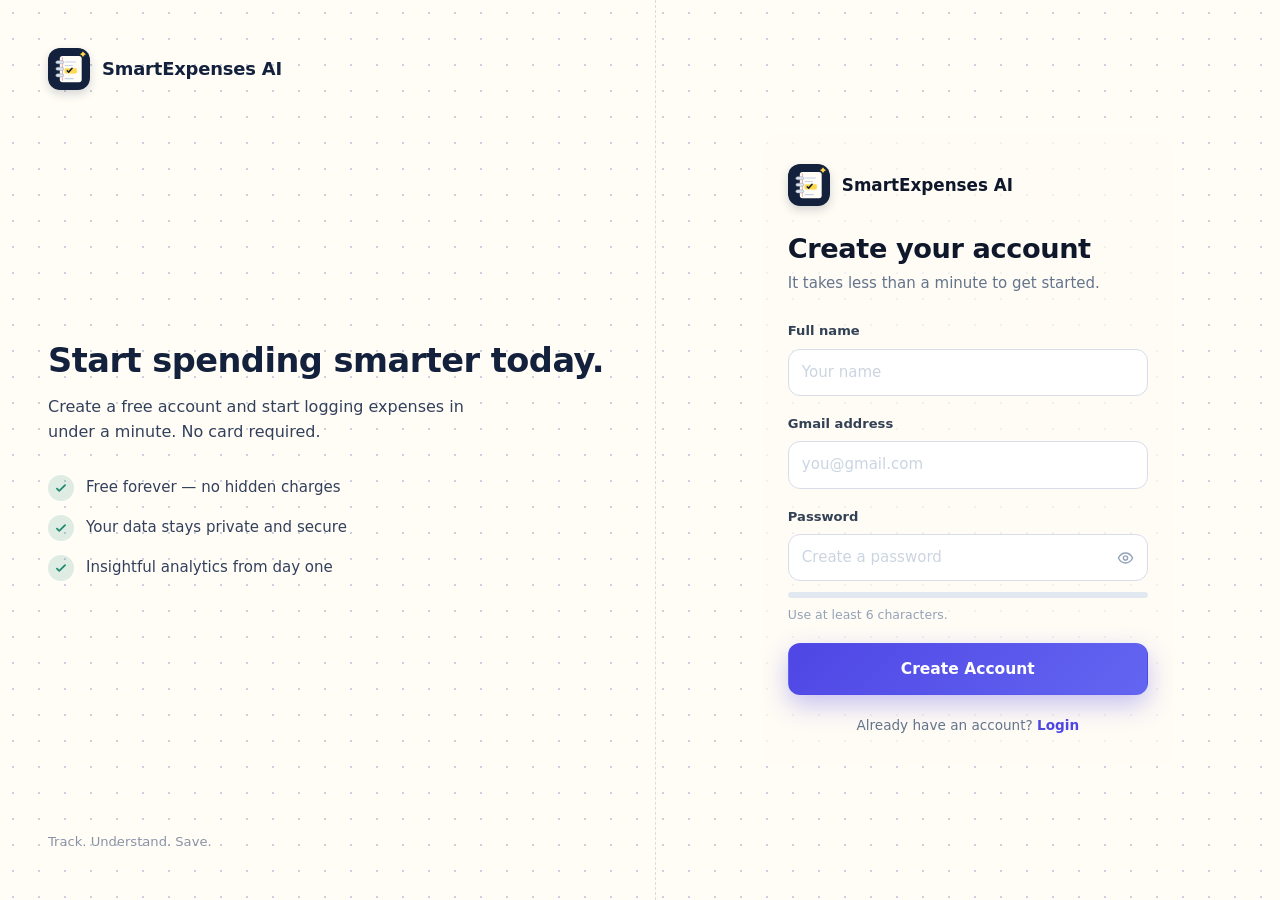
<file: frontend/signup.html>
<!DOCTYPE html>
<html lang="en">
<head>
  <meta charset="UTF-8" />
  <meta name="viewport" content="width=device-width, initial-scale=1" />
  <meta name="description" content="Create your SmartExpenses AI account — Track. Understand. Save." />
  <title>Create Account | SmartExpenses AI</title>
  <link rel="stylesheet" href="css/style.css?v=4" />
  <link rel="stylesheet" href="css/auth-theme.css" />
  <link rel="icon" type="image/svg+xml" href="assets/logo.svg" />
</head>

<body>
  <div class="auth-layout">
    <!-- ---------------- Brand panel (hidden on tablet and below) ---------------- -->
    <aside class="auth-aside">
      <a class="aside-brand brand-link" href="landing.html" aria-label="Back to SmartExpense AI home">
        <img class="auth-logo" src="assets/logo.svg" alt="SmartExpense AI" />
        <span>SmartExpenses AI</span>
      </a>

      <div class="aside-body">
        <h2>Start spending smarter today.</h2>
        <p>
          Create a free account and start logging expenses in under a minute.
          No card required.
        </p>

        <div class="aside-points">
          <div class="aside-point">
            <span class="tick">
              <svg viewBox="0 0 24 24" width="14" height="14" fill="none" stroke="currentColor" stroke-width="3" stroke-linecap="round" stroke-linejoin="round"><path d="m5 13 4 4L19 7" /></svg>
            </span>
            Free forever — no hidden charges
          </div>
          <div class="aside-point">
            <span class="tick">
              <svg viewBox="0 0 24 24" width="14" height="14" fill="none" stroke="currentColor" stroke-width="3" stroke-linecap="round" stroke-linejoin="round"><path d="m5 13 4 4L19 7" /></svg>
            </span>
            Your data stays private and secure
          </div>
          <div class="aside-point">
            <span class="tick">
              <svg viewBox="0 0 24 24" width="14" height="14" fill="none" stroke="currentColor" stroke-width="3" stroke-linecap="round" stroke-linejoin="round"><path d="m5 13 4 4L19 7" /></svg>
            </span>
            Insightful analytics from day one
          </div>
        </div>
      </div>

      <div class="aside-foot">Track. Understand. Save.</div>
    </aside>

    <!-- ---------------- Sign-up form ---------------- -->
    <main class="auth-main">
      <div class="auth-card">
        <div class="auth-mobile-brand">
          <a class="brand-link" href="landing.html" aria-label="Back to SmartExpense AI home">
            <img class="auth-logo" src="assets/logo.svg" alt="SmartExpense AI" />
            <span class="fw-700" style="font-size:1.05rem;color:#0f172a;">SmartExpenses AI</span>
          </a>
        </div>

        <h1 class="auth-title">Create your account</h1>
        <p class="auth-sub">It takes less than a minute to get started.</p>

        <div class="form-alert" id="formAlert" role="alert" aria-live="polite"></div>

        <form id="signupForm" novalidate autocomplete="on">
          <div class="field">
            <label for="name">Full name</label>
            <input
              class="input"
              type="text"
              id="name"
              name="name"
              placeholder="Your name"
              autocomplete="name"
              required
            />
            <span class="field-error" id="nameError"></span>
          </div>

          <div class="field">
            <label for="gmail">Gmail address</label>
            <input
              class="input"
              type="email"
              id="gmail"
              name="gmail"
              placeholder="you@gmail.com"
              autocomplete="email"
              required
            />
            <span class="field-error" id="gmailError"></span>
          </div>

          <div class="field">
            <label for="password">Password</label>
            <div style="position:relative;">
              <input
                class="input"
                type="password"
                id="password"
                name="password"
                placeholder="Create a password"
                autocomplete="new-password"
                minlength="6"
                required
                style="padding-right:44px;"
              />
              <button
                type="button"
                class="btn btn-ghost"
                id="togglePassword"
                aria-label="Show password"
                style="position:absolute;right:5px;top:50%;transform:translateY(-50%);padding:6px 8px;color:#94a3b8;"
              >
                <svg viewBox="0 0 24 24" width="18" height="18" fill="none" stroke="currentColor" stroke-width="2" stroke-linecap="round" stroke-linejoin="round">
                  <path d="M2 12s3.6-7 10-7 10 7 10 7-3.6 7-10 7-10-7-10-7Z" />
                  <circle cx="12" cy="12" r="3" />
                </svg>
              </button>
            </div>
            <!-- Live strength meter -->
            <div class="progress" style="height:6px;margin-top:4px;">
              <div class="progress-bar" id="strengthBar" style="width:0;"></div>
            </div>
            <span class="help" id="strengthLabel">Use at least 6 characters.</span>
            <span class="field-error" id="passwordError"></span>
          </div>

          <button class="btn btn-primary btn-lg btn-block" type="submit" id="signupButton">
            Create Account
          </button>
        </form>

        <p class="text-center text-sm text-muted" style="margin-top:20px;">
          Already have an account?
          <a href="login.html" class="fw-700">Login</a>
        </p>
      </div>
    </main>
  </div>

  <!-- config.js first: it declares the backend URL that api.js reads. -->
  <script src="config.js?v=1"></script>
  <script src="js/api.js?v=3"></script>
  <script src="js/ui.js"></script>
  <script src="js/auth.js"></script>
  <script src="js/signup.js"></script>
</body>
</html>
</file>
<file: frontend/css/style.css>
/* ==========================================================================
   SmartExpenses AI  —  Track. Understand. Save.
   Global stylesheet: design tokens, layout, components, responsive rules.
   Structure:
     1. Design tokens
     2. Reset & base
     3. Typography & utilities
     4. Auth pages
     5. App shell (sidebar + main)
     6. Topbar
     7. Cards & stat cards
     8. Tables
     9. Forms
    10. Buttons
    11. Badges, chips, progress
    12. Charts
    13. States (loading / empty / error)
    14. Toasts
    15. Modal
    16. Responsive
   ========================================================================== */

/* --------------------------------------------------------------------------
   1. DESIGN TOKENS
   -------------------------------------------------------------------------- */
:root {
  /* Brand */
  --brand-50: #eef2ff;
  --brand-100: #e0e7ff;
  --brand-200: #c7d2fe;
  --brand-400: #818cf8;
  --brand-500: #6366f1;
  --brand-600: #4f46e5;
  --brand-700: #4338ca;

  /* Neutrals */
  --ink-900: #0f172a;
  --ink-800: #1e293b;
  --ink-700: #334155;
  --ink-600: #475569;
  --ink-500: #64748b;
  --ink-400: #94a3b8;
  --ink-300: #cbd5e1;
  --ink-200: #e2e8f0;

  /* Surfaces */
  --bg: #f5f7fb;
  --card: #ffffff;
  --line: #e8ebf3;
  --line-strong: #d8dde9;

  /* Sidebar */
  --nav-bg: #131a2e;
  --nav-bg-2: #0d1220;
  --nav-text: #aeb8cd;
  --nav-text-active: #ffffff;
  --nav-hover: rgba(255, 255, 255, 0.07);

  /* Semantic */
  --success: #10b981;
  --success-soft: #ecfdf5;
  --warning: #f59e0b;
  --warning-soft: #fffbeb;
  --danger: #ef4444;
  --danger-soft: #fef2f2;
  --info: #0ea5e9;
  --info-soft: #f0f9ff;

  /* Category palette */
  --c-food: #f97316;
  --c-travel: #0ea5e9;
  --c-shopping: #ec4899;
  --c-bills: #8b5cf6;
  --c-entertainment: #14b8a6;
  --c-education: #6366f1;
  --c-health: #ef4444;
  --c-other: #64748b;

  /* Effects */
  --radius-sm: 8px;
  --radius: 12px;
  --radius-lg: 16px;
  --radius-xl: 22px;

  --shadow-xs: 0 1px 2px rgba(15, 23, 42, 0.06);
  --shadow-sm: 0 2px 8px rgba(15, 23, 42, 0.06);
  --shadow: 0 6px 20px rgba(15, 23, 42, 0.07);
  --shadow-lg: 0 18px 45px rgba(15, 23, 42, 0.14);
  --shadow-brand: 0 10px 26px rgba(79, 70, 229, 0.32);

  --sidebar-w: 264px;
  --topbar-h: 72px;
  --transition: 180ms cubic-bezier(0.4, 0, 0.2, 1);
}

/* --------------------------------------------------------------------------
   2. RESET & BASE
   -------------------------------------------------------------------------- */
*,
*::before,
*::after {
  box-sizing: border-box;
}

* {
  margin: 0;
  padding: 0;
}

html {
  -webkit-text-size-adjust: 100%;
  scroll-behavior: smooth;
}

body {
  font-family: "Segoe UI", system-ui, -apple-system, "Helvetica Neue", Arial,
    "Noto Sans", sans-serif;
  font-size: 15px;
  line-height: 1.55;
  color: var(--ink-800);
  background: var(--bg);
  min-height: 100vh;
  -webkit-font-smoothing: antialiased;
  text-rendering: optimizeLegibility;
}

img,
svg {
  display: block;
  max-width: 100%;
}

a {
  color: var(--brand-600);
  text-decoration: none;
  transition: color var(--transition);
}

a:hover {
  color: var(--brand-700);
}

button,
input,
select,
textarea {
  font: inherit;
  color: inherit;
}

button {
  cursor: pointer;
  background: none;
  border: none;
}

ul {
  list-style: none;
}

:focus-visible {
  outline: 2px solid var(--brand-500);
  outline-offset: 2px;
}

::selection {
  background: var(--brand-100);
  color: var(--brand-700);
}

/* Slim, brand-tinted scrollbars */
* {
  scrollbar-width: thin;
  scrollbar-color: var(--ink-300) transparent;
}
*::-webkit-scrollbar {
  width: 9px;
  height: 9px;
}
*::-webkit-scrollbar-thumb {
  background: var(--ink-300);
  border-radius: 99px;
}
*::-webkit-scrollbar-thumb:hover {
  background: var(--ink-400);
}

/* --------------------------------------------------------------------------
   3. TYPOGRAPHY & UTILITIES
   -------------------------------------------------------------------------- */
h1,
h2,
h3,
h4 {
  color: var(--ink-900);
  font-weight: 700;
  line-height: 1.25;
  letter-spacing: -0.015em;
}

h1 { font-size: 1.55rem; }
h2 { font-size: 1.15rem; }
h3 { font-size: 1rem; }

.text-muted { color: var(--ink-500); }
.text-sm { font-size: 0.85rem; }
.text-xs { font-size: 0.76rem; }
.text-right { text-align: right; }
.text-center { text-align: center; }
.text-success { color: var(--success); }
.text-danger { color: var(--danger); }
.text-warning { color: var(--warning); }
.fw-700 { font-weight: 700; }
.nowrap { white-space: nowrap; }

.amount {
  font-variant-numeric: tabular-nums;
  font-weight: 700;
  white-space: nowrap;
}

.mono-num {
  font-variant-numeric: tabular-nums;
}

.hidden { display: none !important; }

.sr-only {
  position: absolute;
  width: 1px;
  height: 1px;
  padding: 0;
  margin: -1px;
  overflow: hidden;
  clip: rect(0, 0, 0, 0);
  white-space: nowrap;
  border: 0;
}

.stack { display: grid; gap: 18px; }
.stack-sm { display: grid; gap: 10px; }
.row-between {
  display: flex;
  align-items: center;
  justify-content: space-between;
  gap: 12px;
  flex-wrap: wrap;
}
.row-actions {
  display: flex;
  align-items: center;
  gap: 10px;
  flex-wrap: wrap;
}

/* --------------------------------------------------------------------------
   4. AUTH PAGES
   -------------------------------------------------------------------------- */
.auth-layout {
  min-height: 100vh;
  display: grid;
  grid-template-columns: 1.05fr 1fr;
}

.auth-aside {
  position: relative;
  overflow: hidden;
  padding: 48px;
  display: flex;
  flex-direction: column;
  justify-content: space-between;
  color: #fff;
  background: linear-gradient(150deg, #4f46e5 0%, #6366f1 42%, #8b5cf6 100%);
}

/* Decorative glow blobs */
.auth-aside::before,
.auth-aside::after {
  content: "";
  position: absolute;
  border-radius: 50%;
  filter: blur(10px);
  pointer-events: none;
}
.auth-aside::before {
  width: 460px;
  height: 460px;
  top: -170px;
  right: -160px;
  background: rgba(255, 255, 255, 0.16);
}
.auth-aside::after {
  width: 380px;
  height: 380px;
  bottom: -150px;
  left: -120px;
  background: rgba(255, 255, 255, 0.12);
}

.auth-aside > * {
  position: relative;
  z-index: 1;
}

.aside-brand {
  display: flex;
  align-items: center;
  gap: 12px;
  font-weight: 700;
  font-size: 1.12rem;
  letter-spacing: -0.01em;
}

.aside-body h2 {
  color: #fff;
  font-size: 2.1rem;
  line-height: 1.2;
  margin-bottom: 14px;
}

.aside-body p {
  color: rgba(255, 255, 255, 0.85);
  font-size: 1rem;
  max-width: 42ch;
  margin-bottom: 30px;
}

.aside-points {
  display: grid;
  gap: 14px;
}

.aside-point {
  display: flex;
  align-items: center;
  gap: 12px;
  font-size: 0.94rem;
  color: rgba(255, 255, 255, 0.94);
}

.aside-point .tick {
  display: grid;
  place-items: center;
  width: 26px;
  height: 26px;
  flex: 0 0 26px;
  border-radius: 50%;
  background: rgba(255, 255, 255, 0.2);
}

.aside-foot {
  font-size: 0.82rem;
  color: rgba(255, 255, 255, 0.72);
}

.auth-main {
  display: flex;
  align-items: center;
  justify-content: center;
  padding: 44px 28px;
  background: var(--card);
}

.auth-card {
  width: 100%;
  max-width: 412px;
}

.auth-mobile-brand {
  display: none;
  align-items: center;
  gap: 11px;
  margin-bottom: 26px;
}

.auth-title {
  font-size: 1.7rem;
  margin-bottom: 6px;
}

.auth-sub {
  color: var(--ink-500);
  margin-bottom: 26px;
}

/* --------------------------------------------------------------------------
   5. APP SHELL
   -------------------------------------------------------------------------- */
.app-shell {
  min-height: 100vh;
}

.sidebar {
  position: fixed;
  top: 0;
  left: 0;
  bottom: 0;
  width: var(--sidebar-w);
  z-index: 60;
  display: flex;
  flex-direction: column;
  background: linear-gradient(180deg, var(--nav-bg) 0%, var(--nav-bg-2) 100%);
  border-right: 1px solid rgba(255, 255, 255, 0.06);
  transition: transform 260ms cubic-bezier(0.4, 0, 0.2, 1);
}

.sidebar-head {
  padding: 22px 20px 20px;
  border-bottom: 1px solid rgba(255, 255, 255, 0.07);
}

.sidebar-brand {
  display: flex;
  align-items: center;
  gap: 12px;
  color: #fff;
  font-weight: 700;
  font-size: 1.03rem;
  letter-spacing: -0.01em;
}

.sidebar-brand .logo-mark {
  width: 38px;
  height: 38px;
  flex: 0 0 38px;
  border-radius: 11px;
  display: grid;
  place-items: center;
  background: linear-gradient(135deg, var(--brand-500), #a855f7);
  box-shadow: 0 6px 16px rgba(99, 102, 241, 0.45);
}

.sidebar-brand .sidebar-logo {
  width: 38px;
  height: 38px;
  flex: 0 0 38px;
  border-radius: 11px;
  box-shadow: 0 0 0 2px rgba(255, 255, 255, 0.16), 0 6px 16px rgba(0, 0, 0, 0.35);
}

.sidebar-tagline {
  margin-top: 5px;
  padding-left: 50px;
  font-size: 0.72rem;
  letter-spacing: 0.09em;
  text-transform: uppercase;
  color: rgba(174, 184, 205, 0.75);
}

.sidebar-nav {
  flex: 1;
  padding: 16px 12px;
  overflow-y: auto;
}

.nav-label {
  padding: 10px 12px 8px;
  font-size: 0.68rem;
  letter-spacing: 0.12em;
  text-transform: uppercase;
  color: rgba(174, 184, 205, 0.55);
  font-weight: 700;
}

.nav-link {
  display: flex;
  align-items: center;
  gap: 13px;
  padding: 11px 13px;
  margin-bottom: 4px;
  border-radius: 10px;
  color: var(--nav-text);
  font-size: 0.92rem;
  font-weight: 500;
  transition: background var(--transition), color var(--transition);
}

.nav-link svg {
  width: 19px;
  height: 19px;
  flex: 0 0 19px;
  opacity: 0.85;
}

.nav-link:hover {
  background: var(--nav-hover);
  color: #fff;
}

.nav-link.active {
  background: linear-gradient(135deg, var(--brand-600), var(--brand-500));
  color: var(--nav-text-active);
  font-weight: 600;
  box-shadow: 0 6px 18px rgba(79, 70, 229, 0.4);
}

.nav-link.active svg {
  opacity: 1;
}

.sidebar-foot {
  padding: 14px 12px 18px;
  border-top: 1px solid rgba(255, 255, 255, 0.07);
}

.nav-link.logout {
  color: #fca5a5;
}
.nav-link.logout:hover {
  background: rgba(239, 68, 68, 0.16);
  color: #fecaca;
}

.sidebar-user {
  display: flex;
  align-items: center;
  gap: 11px;
  padding: 11px 12px 4px;
  min-width: 0;
}

.avatar {
  width: 36px;
  height: 36px;
  flex: 0 0 36px;
  border-radius: 50%;
  display: grid;
  place-items: center;
  font-size: 0.82rem;
  font-weight: 700;
  color: #fff;
  background: linear-gradient(135deg, var(--brand-500), #a855f7);
}

.avatar.lg {
  width: 42px;
  height: 42px;
  flex: 0 0 42px;
  font-size: 0.95rem;
}

.sidebar-user .meta {
  min-width: 0;
}

.sidebar-user .name {
  color: #fff;
  font-size: 0.86rem;
  font-weight: 600;
  white-space: nowrap;
  overflow: hidden;
  text-overflow: ellipsis;
}

.sidebar-user .mail {
  color: rgba(174, 184, 205, 0.7);
  font-size: 0.73rem;
  white-space: nowrap;
  overflow: hidden;
  text-overflow: ellipsis;
}

/* Off-canvas overlay for mobile */
.nav-overlay {
  position: fixed;
  inset: 0;
  z-index: 55;
  background: rgba(15, 23, 42, 0.5);
  backdrop-filter: blur(2px);
  opacity: 0;
  visibility: hidden;
  transition: opacity var(--transition), visibility var(--transition);
}

.nav-overlay.show {
  opacity: 1;
  visibility: visible;
}

/* --------------------------------------------------------------------------
   6. MAIN / TOPBAR
   -------------------------------------------------------------------------- */
.main {
  margin-left: var(--sidebar-w);
  min-height: 100vh;
  display: flex;
  flex-direction: column;
}

.topbar {
  position: sticky;
  top: 0;
  z-index: 40;
  min-height: var(--topbar-h);
  display: flex;
  align-items: center;
  gap: 16px;
  padding: 14px 28px;
  background: rgba(236, 239, 244, 0.85);
  backdrop-filter: blur(10px);
  -webkit-backdrop-filter: blur(10px);
  border-bottom: 1px solid rgba(20, 33, 61, 0.08);
}

.topbar-logo {
  width: 40px;
  height: 40px;
  flex: 0 0 40px;
  border-radius: 12px;
  box-shadow: 0 4px 10px rgba(20, 33, 61, 0.18);
}

.topbar h1 {
  font-size: 1.24rem;
}

.topbar .page-sub {
  font-size: 0.82rem;
  color: var(--ink-500);
}

.topbar-right {
  margin-left: auto;
  display: flex;
  align-items: center;
  gap: 12px;
}

.topbar-date {
  text-align: right;
  line-height: 1.3;
}

.topbar-date .d {
  font-size: 0.86rem;
  font-weight: 600;
  color: var(--ink-700);
}

.topbar-date .t {
  font-size: 0.72rem;
  color: var(--ink-400);
  text-transform: uppercase;
  letter-spacing: 0.07em;
}

.hamburger {
  display: none;
  width: 40px;
  height: 40px;
  border-radius: 10px;
  border: 1px solid var(--line);
  background: var(--card);
  color: var(--ink-700);
  place-items: center;
  box-shadow: var(--shadow-xs);
}

.hamburger:hover {
  background: var(--brand-50);
  color: var(--brand-700);
}

.page {
  flex: 1;
  padding: 26px 28px 44px;
  max-width: 1440px;
  width: 100%;
}

.page-head {
  margin-bottom: 20px;
}

.page-head h2 {
  font-size: 1.32rem;
  margin-bottom: 3px;
}

.page-head p {
  color: var(--ink-500);
  font-size: 0.9rem;
}

/* --------------------------------------------------------------------------
   7. CARDS & STAT CARDS
   -------------------------------------------------------------------------- */
.card {
  background: var(--card);
  border: 1px solid var(--line);
  border-radius: var(--radius-lg);
  box-shadow: var(--shadow-sm);
}

.card-head {
  display: flex;
  align-items: center;
  justify-content: space-between;
  gap: 14px;
  flex-wrap: wrap;
  padding: 18px 20px;
  border-bottom: 1px solid var(--line);
}

.card-head h3 {
  display: flex;
  align-items: center;
  gap: 9px;
}

.card-head .hint {
  font-size: 0.8rem;
  color: var(--ink-400);
}

.card-body {
  padding: 20px;
}

.card-body.tight {
  padding: 8px 20px 14px;
}

.stat-grid {
  display: grid;
  grid-template-columns: repeat(auto-fit, minmax(215px, 1fr));
  gap: 16px;
  margin-bottom: 22px;
}

.stat-card {
  position: relative;
  overflow: hidden;
  padding: 18px 20px;
  background: var(--card);
  border: 1px solid var(--line);
  border-radius: var(--radius-lg);
  box-shadow: var(--shadow-sm);
  transition: transform var(--transition), box-shadow var(--transition);
}

.stat-card:hover {
  transform: translateY(-3px);
  box-shadow: var(--shadow);
}

.stat-top {
  display: flex;
  align-items: flex-start;
  justify-content: space-between;
  gap: 12px;
  margin-bottom: 14px;
}

.stat-label {
  font-size: 0.78rem;
  font-weight: 600;
  letter-spacing: 0.05em;
  text-transform: uppercase;
  color: var(--ink-500);
}

.stat-icon {
  width: 40px;
  height: 40px;
  flex: 0 0 40px;
  border-radius: 12px;
  display: grid;
  place-items: center;
  color: var(--brand-600);
  background: var(--brand-50);
}

.stat-icon svg {
  width: 20px;
  height: 20px;
}

.stat-icon.green { color: var(--success); background: var(--success-soft); }
.stat-icon.amber { color: var(--warning); background: var(--warning-soft); }
.stat-icon.red   { color: var(--danger);  background: var(--danger-soft); }
.stat-icon.blue  { color: var(--info);    background: var(--info-soft); }
.stat-icon.violet{ color: #8b5cf6;        background: #f5f3ff; }

.stat-value {
  font-size: 1.68rem;
  font-weight: 700;
  color: var(--ink-900);
  letter-spacing: -0.025em;
  font-variant-numeric: tabular-nums;
  line-height: 1.15;
}

.stat-value.sm {
  font-size: 1.4rem;
}

.stat-foot {
  margin-top: 7px;
  font-size: 0.79rem;
  color: var(--ink-400);
  display: flex;
  align-items: center;
  gap: 6px;
}

/* Accent hairline on the left of stat cards */
.stat-card::after {
  content: "";
  position: absolute;
  left: 0;
  top: 0;
  bottom: 0;
  width: 3px;
  background: linear-gradient(180deg, var(--brand-500), #a855f7);
  opacity: 0.9;
}
.stat-card.green::after { background: linear-gradient(180deg, var(--success), #34d399); }
.stat-card.amber::after { background: linear-gradient(180deg, var(--warning), #fbbf24); }
.stat-card.red::after   { background: linear-gradient(180deg, var(--danger),  #f87171); }
.stat-card.blue::after  { background: linear-gradient(180deg, var(--info),    #38bdf8); }

.grid-2 {
  display: grid;
  grid-template-columns: 1.55fr 1fr;
  gap: 18px;
  align-items: start;
}

.grid-3 {
  display: grid;
  grid-template-columns: repeat(auto-fit, minmax(320px, 1fr));
  gap: 18px;
}

/* --------------------------------------------------------------------------
   8. TABLES
   -------------------------------------------------------------------------- */
.table-wrap {
  width: 100%;
  overflow-x: auto;
}

table.data-table {
  width: 100%;
  border-collapse: collapse;
  font-size: 0.9rem;
}

.data-table thead th {
  position: sticky;
  top: 0;
  background: #fbfcfe;
  text-align: left;
  padding: 12px 16px;
  font-size: 0.72rem;
  font-weight: 700;
  letter-spacing: 0.08em;
  text-transform: uppercase;
  color: var(--ink-400);
  border-bottom: 1px solid var(--line);
  white-space: nowrap;
}

.data-table tbody td {
  padding: 14px 16px;
  border-bottom: 1px solid var(--line);
  vertical-align: middle;
}

.data-table tbody tr {
  transition: background var(--transition);
}

.data-table tbody tr:hover {
  background: #fafbff;
}

.data-table tbody tr:last-child td {
  border-bottom: none;
}

.data-table .col-amount {
  text-align: right;
  font-variant-numeric: tabular-nums;
  font-weight: 700;
  color: var(--ink-900);
}

.data-table .col-actions {
  text-align: right;
  white-space: nowrap;
}

.cell-title {
  font-weight: 600;
  color: var(--ink-900);
}

.cell-sub {
  font-size: 0.76rem;
  color: var(--ink-400);
  margin-top: 2px;
}

/* Table footer summary */
.table-foot {
  display: flex;
  align-items: center;
  justify-content: space-between;
  flex-wrap: wrap;
  gap: 12px;
  padding: 14px 20px;
  background: #fbfcfe;
  border-top: 1px solid var(--line);
  border-radius: 0 0 var(--radius-lg) var(--radius-lg);
}

/* Filter bar */
.filter-bar {
  display: flex;
  align-items: flex-end;
  gap: 12px;
  flex-wrap: wrap;
  padding: 16px 20px;
  border-bottom: 1px solid var(--line);
  background: #fbfcfe;
  border-radius: var(--radius-lg) var(--radius-lg) 0 0;
}

.filter-field {
  display: grid;
  gap: 5px;
  min-width: 165px;
}

.filter-field label {
  font-size: 0.72rem;
  font-weight: 700;
  letter-spacing: 0.06em;
  text-transform: uppercase;
  color: var(--ink-400);
}

.filter-field .field {
  min-width: 0;
}

.filter-actions {
  display: flex;
  gap: 8px;
  margin-left: auto;
}

/* --------------------------------------------------------------------------
   9. FORMS
   -------------------------------------------------------------------------- */
.form-grid {
  display: grid;
  grid-template-columns: repeat(2, 1fr);
  gap: 18px;
}

.field {
  display: grid;
  gap: 7px;
  margin-bottom: 18px;
}

.field.full {
  grid-column: 1 / -1;
}

.field > label,
.field-label {
  font-size: 0.82rem;
  font-weight: 600;
  color: var(--ink-700);
}

.field .req {
  color: var(--danger);
  margin-left: 2px;
}

.field .help {
  font-size: 0.78rem;
  color: var(--ink-400);
}

.input,
select.input,
textarea.input {
  width: 100%;
  padding: 11px 13px;
  background: var(--card);
  border: 1px solid var(--line-strong);
  border-radius: var(--radius);
  color: var(--ink-900);
  font-size: 0.94rem;
  transition: border-color var(--transition), box-shadow var(--transition),
    background var(--transition);
  appearance: none;
}

.input::placeholder {
  color: var(--ink-300);
}

.input:hover {
  border-color: var(--ink-300);
}

.input:focus {
  outline: none;
  border-color: var(--brand-500);
  box-shadow: 0 0 0 4px rgba(99, 102, 241, 0.14);
}

.input:disabled {
  background: #f7f8fb;
  color: var(--ink-400);
  cursor: not-allowed;
}

.input.invalid {
  border-color: var(--danger);
  background: var(--danger-soft);
}

.input.invalid:focus {
  box-shadow: 0 0 0 4px rgba(239, 68, 68, 0.13);
}

select.input {
  background-image: url("data:image/svg+xml;charset=UTF-8,%3csvg xmlns='http://www.w3.org/2000/svg' viewBox='0 0 24 24' fill='none' stroke='%2364748b' stroke-width='2.5' stroke-linecap='round' stroke-linejoin='round'%3e%3cpolyline points='6 9 12 15 18 9'%3e%3c/polyline%3e%3c/svg%3e");
  background-repeat: no-repeat;
  background-position: right 12px center;
  background-size: 15px;
  padding-right: 38px;
  cursor: pointer;
}

.field-error {
  font-size: 0.79rem;
  color: var(--danger);
  font-weight: 500;
  display: none;
}

.field-error.show {
  display: block;
}

/* Amount input with a currency prefix */
.input-affix {
  position: relative;
}

.input-affix .prefix {
  position: absolute;
  left: 13px;
  top: 50%;
  transform: translateY(-50%);
  color: var(--ink-400);
  font-weight: 600;
  pointer-events: none;
}

.input-affix .input {
  padding-left: 30px;
}

.form-alert {
  display: none;
  align-items: flex-start;
  gap: 10px;
  padding: 12px 14px;
  margin-bottom: 18px;
  border-radius: var(--radius);
  font-size: 0.87rem;
  border: 1px solid;
}

.form-alert.show {
  display: flex;
}

.form-alert svg {
  width: 18px;
  height: 18px;
  flex: 0 0 18px;
  margin-top: 1px;
}

.form-alert.error {
  color: #991b1b;
  background: var(--danger-soft);
  border-color: #fecaca;
}

.form-alert.success {
  color: #065f46;
  background: var(--success-soft);
  border-color: #a7f3d0;
}

.form-alert.info {
  color: #075985;
  background: var(--info-soft);
  border-color: #bae6fd;
}

.form-actions {
  display: flex;
  gap: 12px;
  flex-wrap: wrap;
  padding-top: 6px;
}

/* Category picker (radio cards) */
.category-picker {
  display: grid;
  grid-template-columns: repeat(auto-fit, minmax(132px, 1fr));
  gap: 10px;
}

.category-option {
  position: relative;
  cursor: pointer;
}

.category-option input {
  position: absolute;
  opacity: 0;
  pointer-events: none;
}

.category-option .box {
  display: flex;
  align-items: center;
  gap: 9px;
  padding: 11px 12px;
  border: 1px solid var(--line-strong);
  border-radius: var(--radius);
  background: var(--card);
  font-size: 0.85rem;
  font-weight: 600;
  color: var(--ink-600);
  transition: all var(--transition);
}

.category-option .box .dot {
  width: 11px;
  height: 11px;
  border-radius: 50%;
  flex: 0 0 11px;
  background: var(--cat-color, var(--ink-300));
}

.category-option:hover .box {
  border-color: var(--brand-400);
  background: var(--brand-50);
  color: var(--brand-700);
}

.category-option input:checked + .box {
  border-color: var(--brand-600);
  background: var(--brand-50);
  color: var(--brand-700);
  box-shadow: 0 0 0 3px rgba(99, 102, 241, 0.15);
}

.category-option input:focus-visible + .box {
  outline: 2px solid var(--brand-500);
  outline-offset: 2px;
}

/* --------------------------------------------------------------------------
   10. BUTTONS
   -------------------------------------------------------------------------- */
.btn {
  display: inline-flex;
  align-items: center;
  justify-content: center;
  gap: 8px;
  padding: 10px 18px;
  border-radius: var(--radius);
  border: 1px solid transparent;
  font-size: 0.9rem;
  font-weight: 600;
  white-space: nowrap;
  transition: background var(--transition), color var(--transition),
    box-shadow var(--transition), transform var(--transition),
    border-color var(--transition);
  user-select: none;
}

.btn svg {
  width: 17px;
  height: 17px;
  flex: 0 0 17px;
}

.btn:active {
  transform: translateY(1px);
}

.btn:disabled {
  opacity: 0.6;
  cursor: not-allowed;
  transform: none;
}

.btn-primary {
  color: #fff;
  background: linear-gradient(135deg, var(--brand-600), var(--brand-500));
  box-shadow: var(--shadow-brand);
}

.btn-primary:hover:not(:disabled) {
  background: linear-gradient(135deg, var(--brand-700), var(--brand-600));
  box-shadow: 0 12px 28px rgba(79, 70, 229, 0.4);
}

.btn-secondary {
  color: var(--ink-700);
  background: var(--card);
  border-color: var(--line-strong);
  box-shadow: var(--shadow-xs);
}

.btn-secondary:hover:not(:disabled) {
  background: var(--brand-50);
  border-color: var(--brand-200);
  color: var(--brand-700);
}

.btn-ghost {
  color: var(--ink-500);
  background: transparent;
}

.btn-ghost:hover:not(:disabled) {
  background: var(--ink-200);
  color: var(--ink-800);
}

.btn-danger {
  color: #fff;
  background: linear-gradient(135deg, #ef4444, #dc2626);
  box-shadow: 0 8px 20px rgba(239, 68, 68, 0.3);
}

.btn-danger:hover:not(:disabled) {
  background: linear-gradient(135deg, #dc2626, #b91c1c);
}

.btn-danger-soft {
  color: var(--danger);
  background: var(--danger-soft);
  border-color: #fecaca;
}

.btn-danger-soft:hover:not(:disabled) {
  background: #fee2e2;
}

.btn-block {
  width: 100%;
}

.btn-lg {
  padding: 13px 22px;
  font-size: 0.97rem;
}

.btn-sm {
  padding: 7px 12px;
  font-size: 0.81rem;
  border-radius: var(--radius-sm);
}

.btn-sm svg {
  width: 15px;
  height: 15px;
  flex: 0 0 15px;
}

.btn-icon {
  padding: 8px;
  width: 34px;
  height: 34px;
  border-radius: var(--radius-sm);
}

.btn-icon svg {
  width: 16px;
  height: 16px;
  flex: 0 0 16px;
}

/* Loading spinner inside a button */
.spinner {
  width: 16px;
  height: 16px;
  flex: 0 0 16px;
  border: 2px solid rgba(255, 255, 255, 0.35);
  border-top-color: #fff;
  border-radius: 50%;
  animation: spin 0.65s linear infinite;
}

.spinner.dark {
  border-color: rgba(79, 70, 229, 0.25);
  border-top-color: var(--brand-600);
}

@keyframes spin {
  to { transform: rotate(360deg); }
}

/* --------------------------------------------------------------------------
   11. BADGES, CHIPS, PROGRESS
   -------------------------------------------------------------------------- */
.badge {
  display: inline-flex;
  align-items: center;
  gap: 6px;
  padding: 4px 10px;
  border-radius: 99px;
  font-size: 0.76rem;
  font-weight: 700;
  letter-spacing: 0.01em;
  white-space: nowrap;
  background: var(--ink-200);
  color: var(--ink-600);
}

.badge .dot {
  width: 7px;
  height: 7px;
  border-radius: 50%;
  background: var(--cat-color, var(--ink-400));
}

.badge.badge-success { background: var(--success-soft); color: #047857; }
.badge.badge-warning { background: var(--warning-soft); color: #b45309; }
.badge.badge-danger  { background: var(--danger-soft);  color: #b91c1c; }
.badge.badge-info    { background: var(--info-soft);    color: #0369a1; }
.badge.badge-brand   { background: var(--brand-50);    color: var(--brand-700); }

/* Progress bar */
.progress {
  width: 100%;
  height: 11px;
  border-radius: 99px;
  background: var(--ink-200);
  overflow: hidden;
}

.progress-bar {
  height: 100%;
  width: 0;
  border-radius: 99px;
  background: linear-gradient(90deg, var(--brand-500), #8b5cf6);
  transition: width 700ms cubic-bezier(0.22, 1, 0.36, 1);
}

.progress-bar.is-warning {
  background: linear-gradient(90deg, #f59e0b, #fbbf24);
}

.progress-bar.is-danger {
  background: linear-gradient(90deg, #ef4444, #f87171);
}

.progress-bar.is-success {
  background: linear-gradient(90deg, #10b981, #34d399);
}

.progress-meta {
  display: flex;
  align-items: center;
  justify-content: space-between;
  gap: 12px;
  margin-bottom: 8px;
  font-size: 0.83rem;
  color: var(--ink-500);
}

.progress-meta .val {
  font-weight: 700;
  color: var(--ink-900);
  font-variant-numeric: tabular-nums;
}

.progress-lg {
  height: 15px;
}

/* --------------------------------------------------------------------------
   12. CHARTS
   -------------------------------------------------------------------------- */
.chart-box {
  position: relative;
  width: 100%;
  height: 300px;
}

.chart-box.tall {
  height: 340px;
}

.chart-box.short {
  height: 260px;
}

/* Horizontal category ranking list */
.rank-list {
  display: grid;
  gap: 14px;
}

.rank-row {
  display: grid;
  grid-template-columns: 116px 1fr auto;
  align-items: center;
  gap: 12px;
  font-size: 0.87rem;
}

.rank-row .rank-name {
  display: flex;
  align-items: center;
  gap: 8px;
  font-weight: 600;
  color: var(--ink-700);
  min-width: 0;
}

.rank-row .rank-name span {
  white-space: nowrap;
  overflow: hidden;
  text-overflow: ellipsis;
}

.rank-track {
  height: 9px;
  border-radius: 99px;
  background: var(--ink-100, #eef1f6);
  overflow: hidden;
}

.rank-fill {
  height: 100%;
  width: 0;
  border-radius: 99px;
  background: var(--rank-color, var(--brand-500));
  transition: width 750ms cubic-bezier(0.22, 1, 0.36, 1);
}

.rank-row .rank-val {
  font-weight: 700;
  color: var(--ink-900);
  font-variant-numeric: tabular-nums;
  white-space: nowrap;
  text-align: right;
}

.rank-row .rank-pct {
  font-size: 0.74rem;
  color: var(--ink-400);
  display: block;
  font-weight: 500;
}

/* --------------------------------------------------------------------------
   13. STATES (loading / empty / error)
   -------------------------------------------------------------------------- */
.state {
  display: flex;
  flex-direction: column;
  align-items: center;
  justify-content: center;
  text-align: center;
  padding: 54px 24px;
  gap: 6px;
}

.state .icon {
  width: 62px;
  height: 62px;
  border-radius: 18px;
  display: grid;
  place-items: center;
  margin-bottom: 12px;
  background: var(--brand-50);
  color: var(--brand-500);
}

.state .icon svg {
  width: 30px;
  height: 30px;
}

.state h4 {
  font-size: 1rem;
  color: var(--ink-800);
}

.state p {
  color: var(--ink-500);
  font-size: 0.88rem;
  max-width: 44ch;
}

.state.error .icon {
  background: var(--danger-soft);
  color: var(--danger);
}

.state .btn {
  margin-top: 14px;
}

/* Skeleton loaders */
.skeleton {
  position: relative;
  overflow: hidden;
  background: #eef1f6;
  border-radius: var(--radius-sm);
}

.skeleton::after {
  content: "";
  position: absolute;
  inset: 0;
  transform: translateX(-100%);
  background: linear-gradient(
    90deg,
    transparent,
    rgba(255, 255, 255, 0.75),
    transparent
  );
  animation: shimmer 1.35s infinite;
}

@keyframes shimmer {
  100% { transform: translateX(100%); }
}

.sk-row {
  display: flex;
  align-items: center;
  gap: 14px;
  padding: 15px 16px;
  border-bottom: 1px solid var(--line);
}

.sk-row:last-child { border-bottom: none; }

.sk-line {
  height: 12px;
  border-radius: 6px;
}

.loading-overlay {
  display: flex;
  align-items: center;
  justify-content: center;
  gap: 11px;
  padding: 54px 20px;
  color: var(--ink-500);
  font-size: 0.9rem;
}

/* --------------------------------------------------------------------------
   14. TOASTS
   -------------------------------------------------------------------------- */
.toast-host {
  position: fixed;
  top: 18px;
  right: 18px;
  z-index: 200;
  display: grid;
  gap: 10px;
  width: min(360px, calc(100vw - 36px));
  pointer-events: none;
}

.toast {
  display: flex;
  align-items: flex-start;
  gap: 11px;
  padding: 13px 15px;
  border-radius: var(--radius);
  background: var(--card);
  border: 1px solid var(--line);
  border-left: 4px solid var(--brand-500);
  box-shadow: var(--shadow-lg);
  pointer-events: auto;
  animation: toast-in 260ms cubic-bezier(0.22, 1, 0.36, 1);
}

.toast.hide {
  animation: toast-out 220ms forwards;
}

.toast .t-icon {
  flex: 0 0 20px;
  width: 20px;
  height: 20px;
  margin-top: 1px;
  color: var(--brand-500);
}

.toast .t-body {
  flex: 1;
  min-width: 0;
}

.toast .t-title {
  font-weight: 700;
  font-size: 0.88rem;
  color: var(--ink-900);
}

.toast .t-msg {
  font-size: 0.82rem;
  color: var(--ink-500);
  margin-top: 1px;
  word-break: break-word;
}

.toast .t-close {
  color: var(--ink-300);
  font-size: 1.05rem;
  line-height: 1;
  padding: 0 2px;
}

.toast .t-close:hover { color: var(--ink-600); }

.toast.success { border-left-color: var(--success); }
.toast.success .t-icon { color: var(--success); }
.toast.error { border-left-color: var(--danger); }
.toast.error .t-icon { color: var(--danger); }
.toast.warning { border-left-color: var(--warning); }
.toast.warning .t-icon { color: var(--warning); }
.toast.info .t-icon { color: var(--info); }

@keyframes toast-in {
  from { opacity: 0; transform: translateX(24px); }
  to   { opacity: 1; transform: translateX(0); }
}

@keyframes toast-out {
  to { opacity: 0; transform: translateX(24px); }
}

/* --------------------------------------------------------------------------
   15. MODAL (delete confirmation)
   -------------------------------------------------------------------------- */
.modal-backdrop {
  position: fixed;
  inset: 0;
  z-index: 150;
  display: grid;
  place-items: center;
  padding: 20px;
  background: rgba(15, 23, 42, 0.55);
  backdrop-filter: blur(3px);
  animation: fade-in 180ms ease;
}

.modal {
  width: min(430px, 100%);
  background: var(--card);
  border-radius: var(--radius-xl);
  box-shadow: var(--shadow-lg);
  padding: 24px;
  animation: modal-in 240ms cubic-bezier(0.22, 1, 0.36, 1);
}

.modal .m-icon {
  width: 48px;
  height: 48px;
  border-radius: 14px;
  display: grid;
  place-items: center;
  background: var(--danger-soft);
  color: var(--danger);
  margin-bottom: 14px;
}

.modal h3 {
  font-size: 1.1rem;
  margin-bottom: 7px;
}

.modal p {
  color: var(--ink-500);
  font-size: 0.89rem;
}

.modal .m-body-box {
  margin: 14px 0;
  padding: 12px 14px;
  background: #fbfcfe;
  border: 1px solid var(--line);
  border-radius: var(--radius);
  display: flex;
  align-items: center;
  justify-content: space-between;
  gap: 12px;
  font-size: 0.89rem;
}

.modal-actions {
  display: flex;
  gap: 10px;
  justify-content: flex-end;
  margin-top: 20px;
  flex-wrap: wrap;
}

@keyframes fade-in {
  from { opacity: 0; }
  to   { opacity: 1; }
}

@keyframes modal-in {
  from { opacity: 0; transform: translateY(14px) scale(0.97); }
  to   { opacity: 1; transform: translateY(0) scale(1); }
}

/* --------------------------------------------------------------------------
   16. RESPONSIVE
   -------------------------------------------------------------------------- */

/* Tablet & below: sidebar becomes an off-canvas drawer */
@media (max-width: 1024px) {
  .auth-layout {
    grid-template-columns: 1fr;
  }

  .auth-aside {
    display: none;
  }

  .auth-mobile-brand {
    display: flex;
  }

  .auth-main {
    background: var(--bg);
    align-items: flex-start;
    padding-top: 44px;
  }

  .auth-card {
    background: var(--card);
    padding: 30px 26px;
    border: 1px solid var(--line);
    border-radius: var(--radius-xl);
    box-shadow: var(--shadow);
    max-width: 470px;
  }

  .sidebar {
    transform: translateX(-100%);
    box-shadow: var(--shadow-lg);
  }

  .sidebar.open {
    transform: translateX(0);
  }

  .main {
    margin-left: 0;
  }

  .hamburger {
    display: grid;
  }

  .topbar {
    padding: 12px 18px;
  }

  .page {
    padding: 20px 18px 40px;
  }

  .grid-2 {
    grid-template-columns: 1fr;
  }
}

@media (max-width: 860px) {
  .topbar-date {
    display: none;
  }

  .stat-grid {
    grid-template-columns: repeat(auto-fit, minmax(160px, 1fr));
    gap: 12px;
  }

  .stat-value {
    font-size: 1.42rem;
  }

  .form-grid {
    grid-template-columns: 1fr;
  }

  .filter-field {
    min-width: 140px;
    flex: 1 1 140px;
  }

  .filter-actions {
    margin-left: 0;
    width: 100%;
  }

  .filter-actions .btn {
    flex: 1;
  }
}

/* Mobile: tables collapse into stacked cards, remaining fully usable */
@media (max-width: 720px) {
  .data-table thead {
    display: none;
  }

  .data-table,
  .data-table tbody,
  .data-table tr,
  .data-table td {
    display: block;
    width: 100%;
  }

  .data-table tbody tr {
    position: relative;
    margin: 12px;
    border: 1px solid var(--line);
    border-radius: var(--radius);
    background: var(--card);
    box-shadow: var(--shadow-xs);
    overflow: hidden;
  }

  .data-table tbody td {
    display: flex;
    align-items: center;
    justify-content: space-between;
    gap: 14px;
    padding: 10px 14px;
    border-bottom: 1px solid var(--line);
    text-align: right;
  }

  .data-table tbody td::before {
    content: attr(data-label);
    flex: 0 0 auto;
    font-size: 0.72rem;
    font-weight: 700;
    letter-spacing: 0.07em;
    text-transform: uppercase;
    color: var(--ink-400);
    text-align: left;
  }

  .data-table .col-actions {
    text-align: right;
    justify-content: flex-end;
  }

  .data-table tbody td:last-child {
    border-bottom: none;
    background: #fbfcfe;
  }

  .data-table tbody td:first-child {
    padding-top: 14px;
  }

  .rank-row {
    grid-template-columns: 1fr auto;
    grid-template-areas: "name val" "track track";
    row-gap: 7px;
  }

  .rank-row .rank-name { grid-area: name; }
  .rank-row .rank-val  { grid-area: val; }
  .rank-track           { grid-area: track; }

  .chart-box {
    height: 260px;
  }

  .chart-box.tall {
    height: 290px;
  }

  .page-head h2 {
    font-size: 1.16rem;
  }

  .topbar h1 {
    font-size: 1.06rem;
  }

  .stat-card {
    padding: 15px 16px;
  }

  .card-body {
    padding: 16px;
  }

  .toast-host {
    top: auto;
    bottom: 14px;
    right: 14px;
    left: 14px;
    width: auto;
  }

  .toast.hide {
    animation: toast-out-up 220ms forwards;
  }

  @keyframes toast-out-up {
    to { opacity: 0; transform: translateY(20px); }
  }

  .modal-actions {
    flex-direction: column-reverse;
  }

  .modal-actions .btn {
    width: 100%;
  }
}

@media (max-width: 420px) {
  .page {
    padding: 16px 13px 34px;
  }

  .topbar {
    padding: 11px 13px;
  }

  .stat-grid {
    grid-template-columns: 1fr;
  }

  .auth-card {
    padding: 24px 18px;
  }

  .category-picker {
    grid-template-columns: repeat(auto-fit, minmax(112px, 1fr));
  }
}

/* Print: keep data readable, drop the chrome */
@media print {
  .sidebar,
  .topbar,
  .nav-overlay,
  .toast-host,
  .btn,
  .filter-bar {
    display: none !important;
  }

  .main {
    margin-left: 0;
  }

  .card {
    box-shadow: none;
    border-color: #ccc;
  }
}
</file>
<file: frontend/css/landing.css>
/* ==========================================================================
   SmartExpenses AI — Landing page hero
   --------------------------------------------------------------------------
   A two-column hero: copy + buttons on the left, an animated spiral-notebook
   "money diary" on the right. Plain CSS only — the only JS adds the spiral
   rings and drives the page-flip interaction (see js/landing.js).
   ========================================================================== */

/* --------------------------------------------------------------------------
   TOKENS
   -------------------------------------------------------------------------- */
:root {
  --grey: #eceff4;
  --grid-dot: #c9d1de;
  --ink: #14213d;
  --ink-soft: #33405c;
  --ink-edge: #0b1429;
  --highlight: #ffd84a;
  --pen-red: #d64045;
  --stamp-green: #1f8a70;
  --paper: #fffdf6;
  --rule-blue: #c3d4ea;
  --margin-red: #ef8d90;
  --muted: #8a93a6;
  --dot-idle: #b9c3d6;

  --radius-btn: 14px;
  --font-body: "DM Sans", system-ui, -apple-system, "Segoe UI", sans-serif;
  --font-head: "Instrument Serif", Georgia, "Times New Roman", serif;
  --font-hand: "Caveat", "Segoe Script", cursive;
  --font-mono: "Space Mono", "Courier New", monospace;
}

/* --------------------------------------------------------------------------
   BASE
   -------------------------------------------------------------------------- */
* {
  box-sizing: border-box;
}

html,
body {
  margin: 0;
  padding: 0;
}

body {
  min-height: 100vh;
  background-color: var(--grey);
  background-image: radial-gradient(var(--grid-dot) 1.2px, transparent 1.2px);
  background-size: 26px 26px;
  color: var(--ink);
  font-family: var(--font-body);
  -webkit-font-smoothing: antialiased;
  text-rendering: optimizeLegibility;
}

a {
  color: inherit;
}

/* --------------------------------------------------------------------------
   NAVBAR
   Styles live in css/navbar.css so the auth pages can share them.
   -------------------------------------------------------------------------- */

/* --------------------------------------------------------------------------
   HERO LAYOUT
   -------------------------------------------------------------------------- */
.hero {
  display: grid;
  grid-template-columns: 1fr 1fr;
  gap: 48px;
  align-items: center;
  max-width: 1240px;
  margin: 0 auto;
  padding: 40px 32px 96px;
  overflow-x: hidden;
}

/* --------------------------------------------------------------------------
   LEFT COLUMN — COPY
   -------------------------------------------------------------------------- */
.hero__copy {
  max-width: 620px;
}

.eyebrow {
  display: inline-block;
  margin: 0 0 14px;
  font-family: var(--font-hand);
  font-size: 32px;
  font-weight: 700;
  color: var(--pen-red);
  transform: rotate(-2deg);
}

.hero h1 {
  margin: 0 0 26px;
  font-family: var(--font-head);
  font-weight: 400;
  font-size: clamp(52px, 7.4vw, 98px);
  line-height: 0.98;
  letter-spacing: -1px;
}

/* The highlighter - italic span with a marker stroke behind ~46% of its height */
.hero h1 .hl {
  position: relative;
  display: inline-block;
  padding: 0 6px;
  font-style: italic;
  isolation: isolate;
}

.hero h1 .hl::before {
  content: "";
  position: absolute;
  left: 0;
  right: 0;
  bottom: 0.05em;
  height: 46%;
  z-index: -1;
  background: var(--highlight);
  border-radius: 2px;
  transform: scaleX(0);
  transform-origin: left center;
  animation: marker 1.1s ease-out 0.5s forwards;
}

@keyframes marker {
  to {
    transform: scaleX(1);
  }
}

.lede {
  margin: 0 0 34px;
  max-width: 520px;
  font-size: 20px;
  line-height: 1.55;
  color: var(--ink-soft);
}

/* ---- Buttons ---- */
.actions {
  display: flex;
  gap: 14px;
  flex-wrap: wrap;
  margin-bottom: 26px;
}

.btn {
  display: inline-flex;
  align-items: center;
  justify-content: center;
  min-height: 44px;
  padding: 18px 32px;
  border: 2px solid transparent;
  border-radius: var(--radius-btn);
  font-family: var(--font-body);
  font-size: 18px;
  font-weight: 700;
  text-decoration: none;
  cursor: pointer;
  transition: transform 0.15s ease, box-shadow 0.15s ease;
}

.btn--primary {
  background: var(--ink);
  color: var(--paper);
  box-shadow: 5px 5px 0 var(--highlight);
}

.btn--primary:hover {
  transform: translate(2px, 2px);
  box-shadow: 3px 3px 0 var(--highlight);
}

.btn--primary:active {
  transform: translate(5px, 5px);
  box-shadow: 0 0 0 var(--highlight);
}

.btn--secondary {
  background: var(--paper);
  border-color: var(--ink);
  color: var(--ink);
}

.btn--secondary:hover {
  transform: translate(2px, 2px);
}

/* ---- Handwritten hint ---- */
.hint {
  display: flex;
  align-items: center;
  gap: 8px;
  margin: 0;
  font-family: var(--font-hand);
  font-size: 26px;
  font-weight: 500;
  color: var(--ink-soft);
}

.hint svg {
  flex: none;
  width: 34px;
  height: 34px;
}

/* --------------------------------------------------------------------------
   RIGHT COLUMN — THE DIARY
   -------------------------------------------------------------------------- */
.diary-wrap {
  width: 100%;
  max-width: 520px;
  margin: 0 auto;
}

.diary {
  position: relative;
  transform: rotate(-1.5deg);
}

/* A. Cover ---------------------------------------------------------------- */
.diary-cover {
  position: relative;
  padding: 16px 16px 16px 40px;
  background: var(--ink);
  border-radius: 18px;
  box-shadow: 0 30px 60px rgba(20, 33, 61, 0.35), 0 6px 0 var(--ink-edge);
}

/* B. Spiral binding ------------------------------------------------------- */
.spiral {
  position: absolute;
  top: 34px;
  left: 6px;
  z-index: 5;
  display: flex;
  flex-direction: column;
  gap: 22px;
}

.ring {
  position: relative;
  width: 46px;
  height: 14px;
  border-radius: 9px;
  background: linear-gradient(180deg, #f7f9fc, #8d97a8);
  box-shadow: 0 2px 3px rgba(11, 20, 41, 0.45),
    inset 0 1px 0 rgba(255, 255, 255, 0.65);
}

.ring::after {
  content: "";
  position: absolute;
  inset: 4px 15px;
  border-radius: 50%;
  background: rgba(11, 20, 41, 0.28);
}

/* C. Paper page ----------------------------------------------------------- */
.diary-page {
  position: relative;
  min-height: 560px;
  padding: 0 30px 34px 70px;
  background-color: var(--paper);
  background-image: repeating-linear-gradient(
    transparent 0 35px,
    var(--rule-blue) 35px 36px
  );
  background-position: 0 72px;
  border-radius: 6px 12px 12px 6px;
}

/* Red margin line running the full height, 50px from the left edge */
.diary-page::before {
  content: "";
  position: absolute;
  top: 0;
  bottom: 0;
  left: 50px;
  width: 2px;
  z-index: 3;
  background: var(--margin-red);
}

/* Paperclip overlapping the top edge */
.paperclip {
  position: absolute;
  top: -22px;
  right: 26px;
  width: 26px;
  height: 64px;
  z-index: 6;
  filter: drop-shadow(0 3px 3px rgba(11, 20, 41, 0.25));
}

/* D. Page header ---------------------------------------------------------- */
.page-head {
  position: relative;
  z-index: 1;
  display: flex;
  align-items: flex-end;
  justify-content: space-between;
  height: 72px;
  padding-bottom: 8px;
  background: var(--paper);
}

.page-date {
  font-family: var(--font-hand);
  font-size: 40px;
  font-weight: 700;
  color: var(--ink);
}

.page-dear {
  font-family: var(--font-hand);
  font-size: 24px;
  color: var(--muted);
}

/* E. Expense rows --------------------------------------------------------- */
.page-rows {
  position: relative;
  z-index: 1;
}

.row {
  display: flex;
  align-items: flex-end;
  justify-content: space-between;
  height: 36px;
  padding-bottom: 2px;
}

.row-left {
  display: flex;
  align-items: center;
  gap: 10px;
  min-width: 0;
}

.row-label {
  font-family: var(--font-hand);
  font-size: 27px;
  font-weight: 500;
  color: var(--ink);
}

.chip {
  flex: none;
  padding: 3px 7px;
  border-radius: 6px;
  font-size: 10px;
  font-weight: 700;
  letter-spacing: 0.8px;
  text-transform: uppercase;
  line-height: 1.4;
}

.chip--food {
  color: #8f3d0a;
  background: #ffe3c9;
}
.chip--travel {
  color: #0b5a8a;
  background: #d6ecfb;
}
.chip--home {
  color: #1f6b3a;
  background: #d9f2df;
}
.chip--subs {
  color: #6b2c91;
  background: #eadcf7;
}
.chip--bills {
  color: #8a1f3a;
  background: #fbdbe3;
}
.chip--learning {
  color: #075e54;
  background: #d2f1ec;
}

.row-amount {
  flex: none;
  padding-left: 12px;
  font-family: var(--font-mono);
  font-size: 15px;
  font-weight: 700;
  color: var(--ink);
}

/* F. Total row ------------------------------------------------------------ */
.total-row {
  position: relative;
  z-index: 1;
  display: flex;
  align-items: flex-end;
  justify-content: space-between;
  margin-top: 36px;
}

.total-label {
  font-family: var(--font-hand);
  font-size: 30px;
  font-weight: 700;
  color: var(--ink);
}

.total-amount {
  position: relative;
  isolation: isolate;
  font-family: var(--font-mono);
  font-size: 20px;
  font-weight: 700;
  color: var(--ink);
}

.total-amount::before {
  content: "";
  position: absolute;
  left: -3px;
  right: -3px;
  bottom: 0.02em;
  height: 55%;
  z-index: -1;
  background: var(--highlight);
}

/* G. AI note -------------------------------------------------------------- */
.ai-note {
  position: relative;
  z-index: 1;
  margin: 0;
  padding-top: 6px;
  font-family: var(--font-hand);
  font-size: 25px;
  line-height: 36px;
  color: var(--pen-red);
}

/* H. Green stamp ---------------------------------------------------------- */
.stamp {
  position: absolute;
  right: 26px;
  bottom: 26px;
  z-index: 4;
  display: inline-flex;
  align-items: center;
  gap: 6px;
  padding: 8px 12px;
  border: 3px solid var(--stamp-green);
  border-radius: 10px;
  color: var(--stamp-green);
  font-size: 13px;
  font-weight: 700;
  letter-spacing: 2px;
  text-transform: uppercase;
  transform: rotate(-12deg) scale(1);
  opacity: 0.92;
  animation: stampThud 0.6s ease-out 0.45s both;
}

.stamp svg {
  width: 16px;
  height: 16px;
}

@keyframes stampThud {
  0% {
    transform: rotate(-12deg) scale(2.4);
    opacity: 0;
  }
  60% {
    transform: rotate(-12deg) scale(0.96);
    opacity: 0.92;
  }
  100% {
    transform: rotate(-12deg) scale(1);
    opacity: 0.92;
  }
}

/* I. Decorations ---------------------------------------------------------- */
.sticky-note {
  position: absolute;
  top: -28px;
  right: -22px;
  z-index: 7;
  width: 170px;
  padding: 14px 16px;
  background: var(--highlight);
  color: var(--ink);
  font-family: var(--font-hand);
  font-size: 24px;
  font-weight: 500;
  line-height: 1.15;
  box-shadow: 0 12px 24px rgba(20, 33, 61, 0.22);
  transform: rotate(5deg);
  animation: stickyWobble 5s ease-in-out infinite;
}

@keyframes stickyWobble {
  0%,
  100% {
    transform: rotate(5deg) translateY(0);
  }
  50% {
    transform: rotate(2deg) translateY(-6px);
  }
}

.receipt {
  position: absolute;
  left: -26px;
  bottom: -30px;
  z-index: 7;
  width: 150px;
  padding: 12px 14px 16px;
  background: #fff;
  color: var(--ink);
  font-family: var(--font-mono);
  font-size: 11px;
  line-height: 1.7;
  box-shadow: 0 12px 26px rgba(20, 33, 61, 0.24);
  transform: rotate(-6deg);
  animation: receiptFloat 6s ease-in-out infinite;
  /* perforated dotted bottom edge */
  background-image: radial-gradient(#d5dae2 1.5px, transparent 1.6px);
  background-size: 8px 8px;
  background-repeat: repeat-x;
  background-position: 0 100%;
}

@keyframes receiptFloat {
  0%,
  100% {
    transform: rotate(-6deg) translateY(0);
  }
  50% {
    transform: rotate(-4deg) translateY(-8px);
  }
}

.receipt__title {
  text-align: center;
  font-weight: 700;
  letter-spacing: 1px;
}

.receipt__row {
  display: flex;
  justify-content: space-between;
  gap: 10px;
}

.receipt__divider {
  margin: 6px 0;
  border-top: 1px dashed #b9c0cc;
}

.receipt__total {
  display: flex;
  justify-content: space-between;
  font-weight: 700;
}

/* J. Pager + page flip ---------------------------------------------------- */
.pager {
  display: flex;
  align-items: center;
  justify-content: center;
  gap: 16px;
  margin-top: 40px;
}

.pager-btn {
  display: inline-flex;
  align-items: center;
  justify-content: center;
  gap: 8px;
  min-height: 44px;
  padding: 0 20px;
  border-radius: 999px;
  border: 2px solid var(--ink);
  font-family: var(--font-body);
  font-size: 15px;
  font-weight: 700;
  cursor: pointer;
  transition: transform 0.15s ease;
}

.pager-btn:hover {
  transform: translateY(-2px);
}

.pager-btn--ghost {
  background: transparent;
  color: var(--ink);
}

.pager-btn--solid {
  background: var(--ink);
  color: var(--paper);
}

.dots {
  display: flex;
  align-items: center;
  gap: 8px;
}

.dot {
  width: 9px;
  height: 9px;
  border-radius: 50%;
  background: var(--dot-idle);
  transition: background 0.2s ease;
}

.dot.active {
  background: var(--ink);
}

/* The page-turn animation. Two identical keyframes (flipA / flipB) let the
   same animation replay on every click by alternating the class. */
.diary-page {
  transform-origin: left center;
}

.diary-page.flip-a {
  animation: flipA 0.75s cubic-bezier(0.2, 0.7, 0.2, 1) both;
}

.diary-page.flip-b {
  animation: flipB 0.75s cubic-bezier(0.2, 0.7, 0.2, 1) both;
}

@keyframes flipA {
  from {
    transform: perspective(1400px) rotateY(-75deg);
    opacity: 0.15;
  }
  to {
    transform: perspective(1400px) rotateY(0);
    opacity: 1;
  }
}

@keyframes flipB {
  from {
    transform: perspective(1400px) rotateY(-75deg);
    opacity: 0.15;
  }
  to {
    transform: perspective(1400px) rotateY(0);
    opacity: 1;
  }
}

/* --------------------------------------------------------------------------
   FOCUS VISIBILITY
   -------------------------------------------------------------------------- */
a:focus-visible,
button:focus-visible {
  outline: 3px solid var(--ink);
  outline-offset: 3px;
  border-radius: var(--radius-btn);
}

.pager-btn:focus-visible {
  border-radius: 999px;
}

/* --------------------------------------------------------------------------
   RESPONSIVE
   -------------------------------------------------------------------------- */
@media (max-width: 900px) {
  .hero {
    grid-template-columns: 1fr;
    gap: 72px;
    padding: 56px 22px 80px;
  }

  .hero__copy {
    max-width: none;
  }

  .lede {
    max-width: none;
  }

  .diary-wrap {
    max-width: 100%;
  }

  .sticky-note {
    right: -6px;
  }

  .receipt {
    left: -6px;
  }
}

@media (max-width: 520px) {
  .btn {
    width: 100%;
  }

  .actions {
    flex-direction: column;
  }

  .diary-page {
    padding: 0 18px 30px 58px;
  }

  .row-label {
    font-size: 24px;
  }

  .page-date {
    font-size: 34px;
  }

  .stamp {
    right: 14px;
    bottom: 14px;
  }
}

/* --------------------------------------------------------------------------
   REDUCED MOTION
   -------------------------------------------------------------------------- */
@media (prefers-reduced-motion: reduce) {
  .hero h1 .hl::before {
    transform: scaleX(1);
    animation: none;
  }

  .stamp {
    animation: none;
    transform: rotate(-12deg) scale(1);
    opacity: 0.92;
  }

  .sticky-note,
  .receipt,
  .diary-page.flip-a,
  .diary-page.flip-b {
    animation: none;
  }

  .sticky-note {
    transform: rotate(5deg);
  }

  .receipt {
    transform: rotate(-6deg);
  }

  .btn,
  .pager-btn {
    transition: none;
  }
}
</file>
<file: frontend/css/navbar.css>
/* ==========================================================================
   SmartExpenses AI — shared top navigation bar
   --------------------------------------------------------------------------
   Self-contained (hard-coded colours) so it looks identical on the landing
   page and on the auth pages, which only load css/style.css.
   ========================================================================== */

.navbar {
  position: sticky;
  top: 0;
  z-index: 50;
  flex: 0 0 auto;
  background: rgba(236, 239, 244, 0.85);
  backdrop-filter: blur(10px);
  -webkit-backdrop-filter: blur(10px);
  border-bottom: 1px solid rgba(20, 33, 61, 0.08);
  font-family: "DM Sans", system-ui, -apple-system, "Segoe UI", sans-serif;
}

.navbar__inner {
  display: flex;
  align-items: center;
  justify-content: space-between;
  gap: 16px;
  max-width: 1240px;
  margin: 0 auto;
  padding: 14px 32px;
}

.navbar__brand {
  display: inline-flex;
  align-items: center;
  gap: 12px;
  color: #14213d;
  text-decoration: none;
}

.navbar__logo {
  width: 42px;
  height: 42px;
  border-radius: 12px;
  box-shadow: 0 4px 10px rgba(20, 33, 61, 0.18);
}

.navbar__name {
  font-size: 19px;
  font-weight: 700;
  letter-spacing: -0.01em;
}

.navbar__cta {
  display: inline-flex;
  align-items: center;
  justify-content: center;
  min-height: 44px;
  padding: 12px 24px;
  border: 2px solid transparent;
  border-radius: 14px;
  background: #14213d;
  color: #fffdf6;
  font-family: inherit;
  font-size: 16px;
  font-weight: 700;
  text-decoration: none;
  cursor: pointer;
  box-shadow: 4px 4px 0 #ffd84a;
  transition: transform 0.15s ease, box-shadow 0.15s ease;
}

.navbar__cta:hover {
  transform: translate(2px, 2px);
  box-shadow: 2px 2px 0 #ffd84a;
}

.navbar__cta:active {
  transform: translate(4px, 4px);
  box-shadow: 0 0 0 #ffd84a;
}

@media (max-width: 560px) {
  .navbar__inner {
    padding: 12px 18px;
  }

  .navbar__name {
    font-size: 17px;
  }

  .navbar__logo {
    width: 36px;
    height: 36px;
    border-radius: 10px;
  }

  .navbar__cta {
    padding: 10px 18px;
    font-size: 15px;
  }
}
</file>
<file: frontend/css/auth-theme.css>
/* ==========================================================================
   SmartExpenses AI — auth page theme
   --------------------------------------------------------------------------
   Shared by the sign-in and sign-up pages so they match the landing page:
   dotted-paper background, navy-on-paper brand panel, and the app logo.
   Loaded after css/style.css so it overrides the default auth styles.
   ========================================================================== */

/* Fill the viewport below the navbar without an extra scrollbar. */
body {
  display: flex;
  flex-direction: column;
  min-height: 100vh;
}

/* Whole auth page sits on dotted paper. */
.auth-layout {
  flex: 1 1 auto;
  min-height: 0;
  background-color: #fffdf6;
  background-image: radial-gradient(#c9d1de 1.2px, transparent 1.2px);
  background-size: 26px 26px;
}

/* Let the paper show through both columns. */
.auth-main {
  background: transparent;
}

.auth-aside {
  background: transparent;
  color: #14213d;
  border-right: 1px dashed rgba(20, 33, 61, 0.15);
}

.auth-aside::before,
.auth-aside::after {
  display: none;
}

/* Recolour the aside copy for a light background. */
.auth-aside .aside-body h2 {
  color: #14213d;
}

.auth-aside .aside-body p {
  color: #33405c;
}

.auth-aside .aside-point {
  color: #33405c;
}

.auth-aside .aside-point .tick {
  background: rgba(31, 138, 112, 0.14);
  color: #1f8a70;
}

.auth-aside .aside-foot {
  color: #8a93a6;
}

/* Brand link (logo + wordmark) that returns to the landing page. */
.brand-link {
  display: inline-flex;
  align-items: center;
  gap: 12px;
  color: inherit;
  text-decoration: none;
}

.brand-link:hover {
  opacity: 0.88;
}

.auth-logo {
  width: 42px;
  height: 42px;
  border-radius: 12px;
  flex: 0 0 42px;
  box-shadow: 0 4px 10px rgba(20, 33, 61, 0.18);
}

/* Show the logo brand on the form card at every screen size. */
.auth-mobile-brand {
  display: flex;
}

/* Keep the card legible on top of the dotted paper. */
.auth-card {
  background: rgba(255, 253, 246, 0.72);
  padding: 30px 26px;
  border-radius: 20px;
}
</file>
